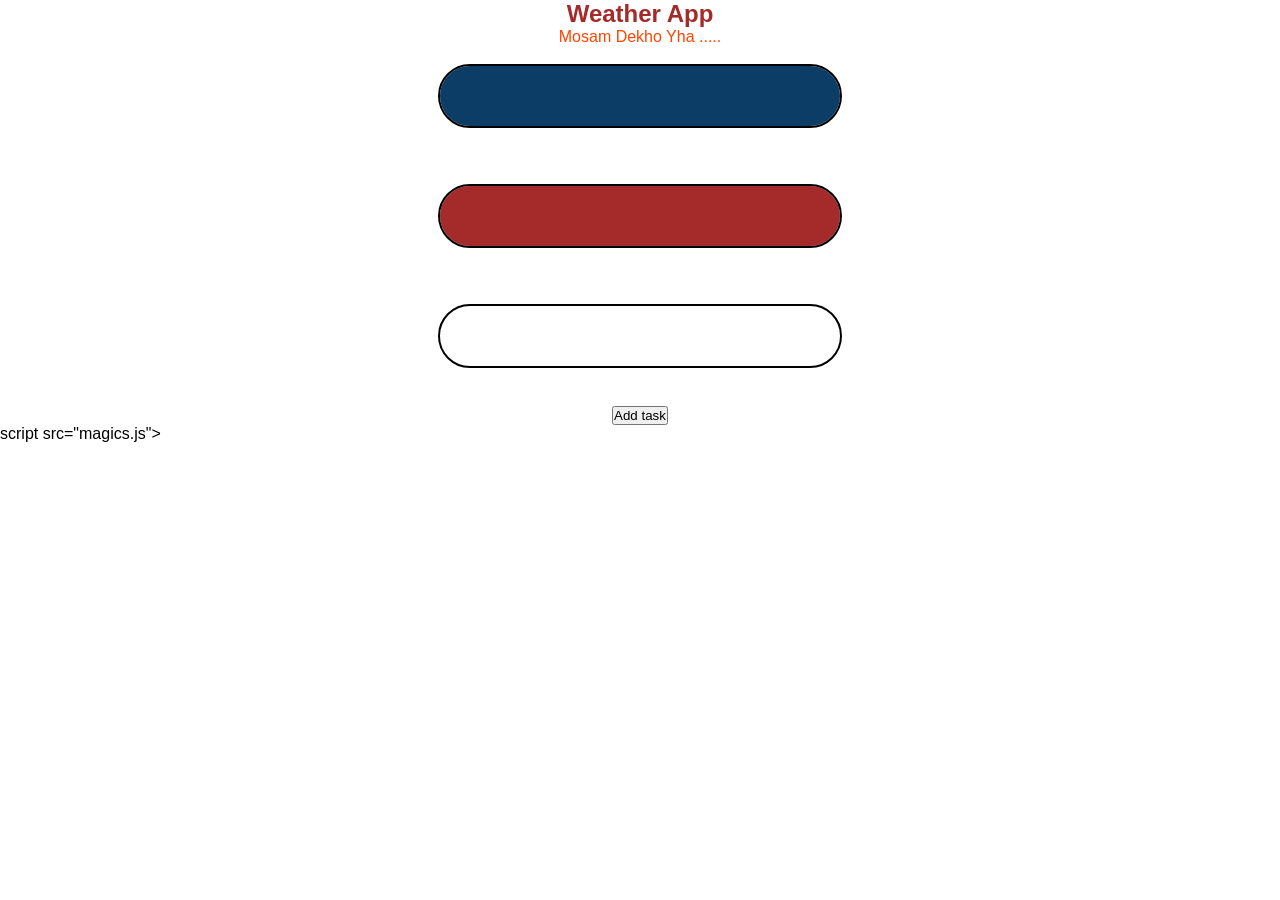
<file: JavaScript/index.html>
<!DOCTYPE html>
<html lang="en">

<head>
    <meta charset="UTF-8">
    <meta name="viewport" content="width=device-width, initial-scale=1.0">
    <title>Document</title>
    <link rel="stylesheet" href="style.css">
</head>

<body>
    <header>
        <h2>Weather App</h2>
        <p>Mosam Dekho Yha .....</p>


    </header>

    <main>

        <span id="city" class="weather-info"> </span>
        <span id="temp" class="weather-info"></span>
        <span id="time" class="weather-info"></span>

        <!-- add or remove Items Here -->

        <section id="claasList">
            <ul id="items"></ul>

            <button id="opnpop">Add task</button>
            

            <div id="popup" style="display: none;">
                <input id="item" type="text" aria-label="add kao">
                <button id="addBtn">Add Task</button>
            </div>
        </section>
    </main>
    <!-- <script src="first.js"></script> -->
    <!-- <script src="script.js"></script> -->
     script src="magics.js"></script>
</body>

</html>
</file>
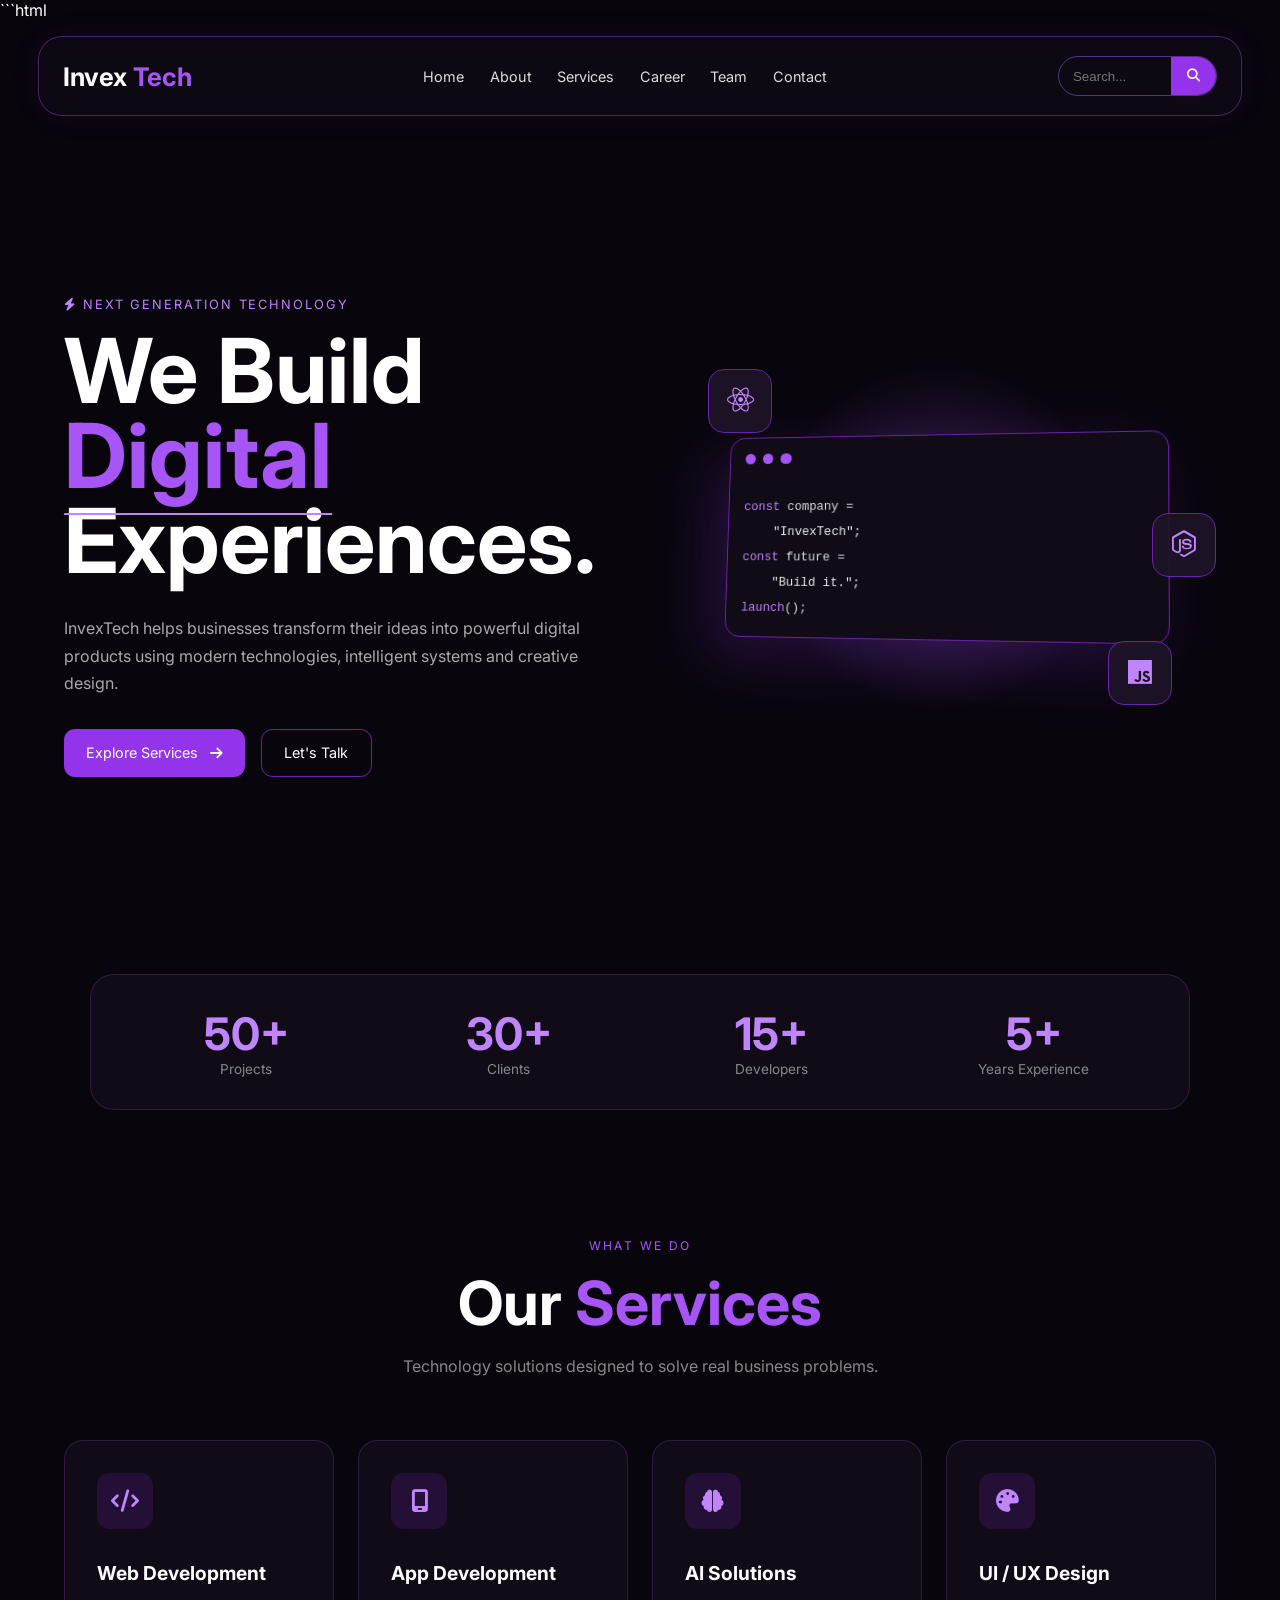
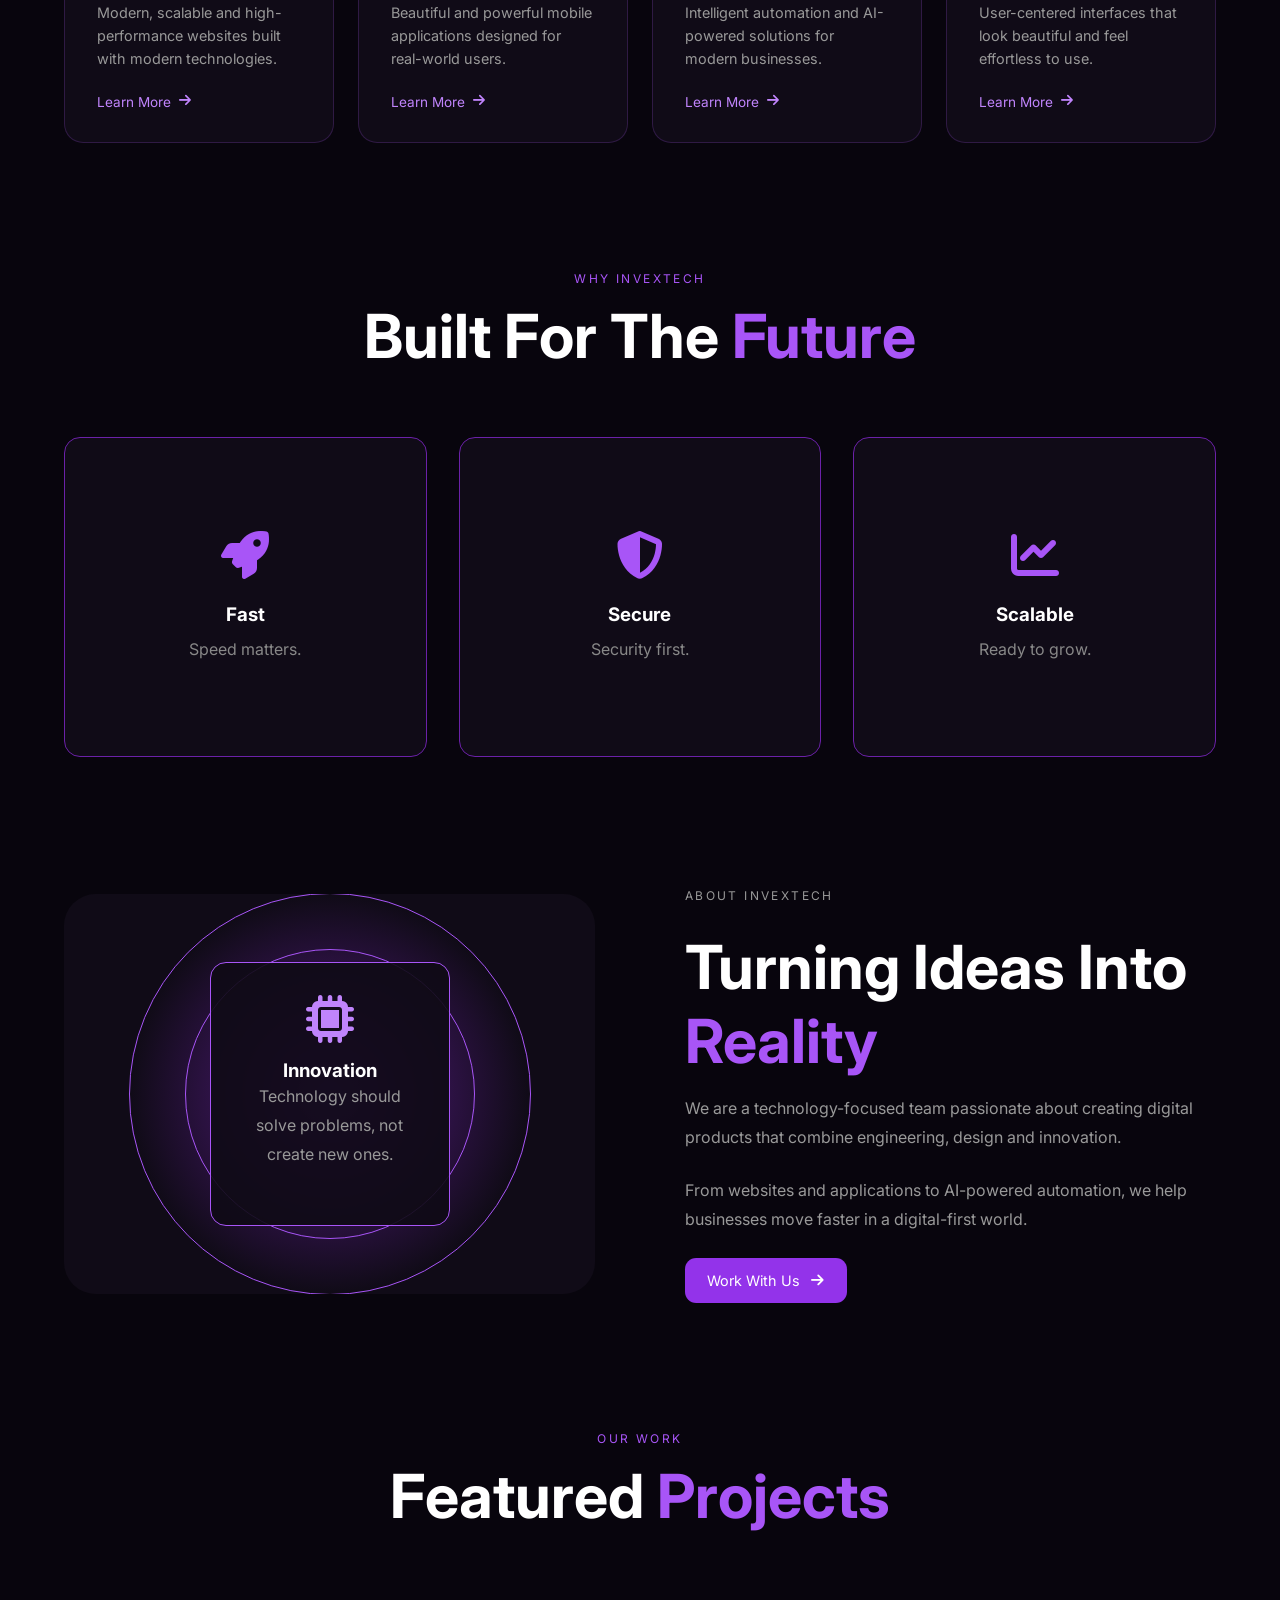
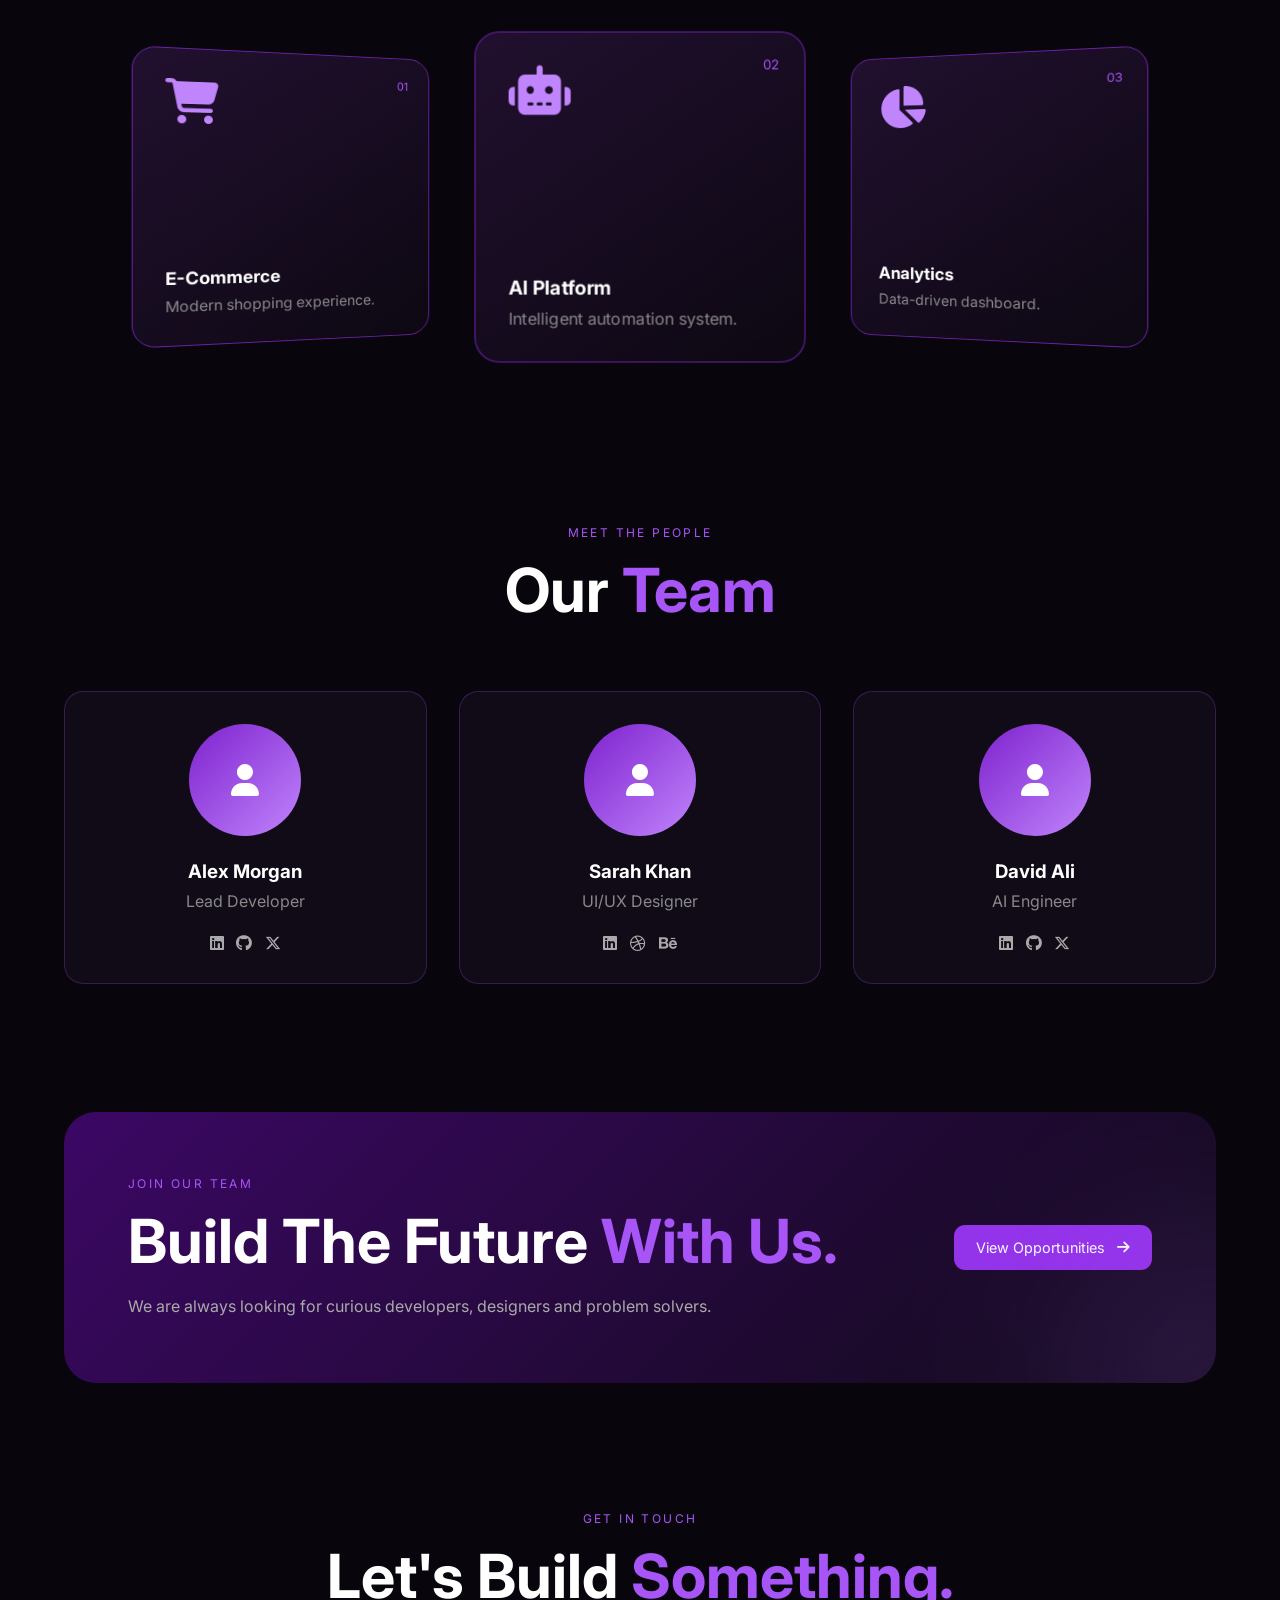
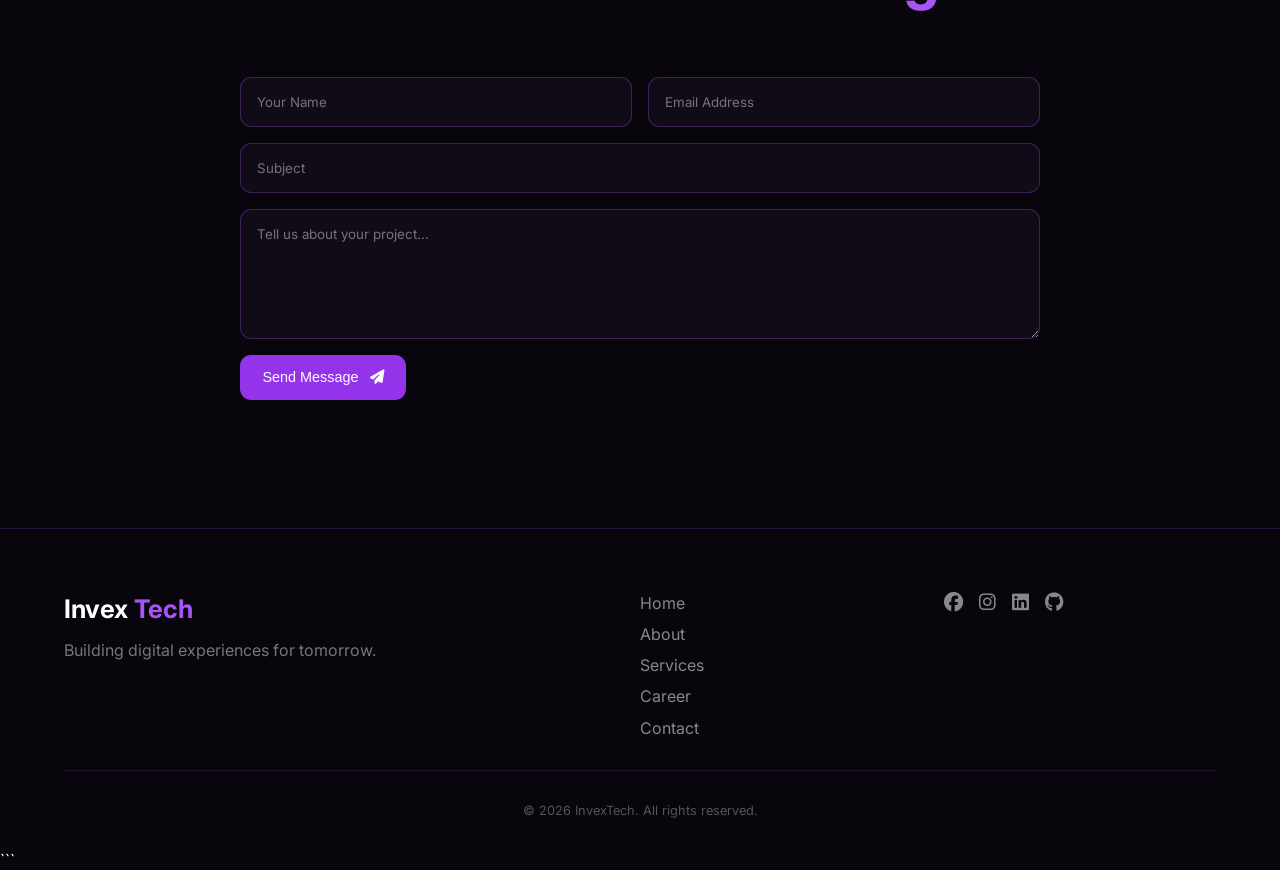
<file: Week-1/Additional Practice/index.html>
```html
<!DOCTYPE html>
<html lang="en">

<head>
    <meta charset="UTF-8">
    <meta name="viewport" content="width=device-width, initial-scale=1.0">

    <title>InvexTech | Digital Solutions</title>

    <!-- Font Awesome Icons -->
    <link rel="stylesheet"
        href="https://cdnjs.cloudflare.com/ajax/libs/font-awesome/6.7.2/css/all.min.css">

    <!-- Google Font -->
    <link rel="preconnect" href="https://fonts.googleapis.com">
    <link rel="preconnect" href="https://fonts.gstatic.com" crossorigin>

    <link
        href="https://fonts.googleapis.com/css2?family=Inter:wght@400;500;600;700;800&display=swap"
        rel="stylesheet">

    <link rel="stylesheet" href="style.css">
</head>

<body>

    <!-- ================= HEADER ================= -->

    <header>

        <div class="logo">
            <h2>
                Invex <span>Tech</span>
            </h2>
        </div>

        <nav>
            <a href="#home">Home</a>
            <a href="#about">About</a>
            <a href="#services">Services</a>
            <a href="#career">Career</a>
            <a href="#team">Team</a>
            <a href="#contact">Contact</a>
        </nav>

        <div class="search-box">

            <input
                type="text"
                placeholder="Search..."
            >

            <button>
                <i class="fa-solid fa-magnifying-glass"></i>
            </button>

        </div>

        <button class="menu-btn">
            <i class="fa-solid fa-bars"></i>
        </button>

    </header>


    <!-- ================= MAIN ================= -->

    <main>

        <!-- ================= HERO ================= -->

        <section class="hero" id="home">

            <div class="hero-content">

                <p class="hero-tag">
                    <i class="fa-solid fa-bolt"></i>
                    NEXT GENERATION TECHNOLOGY
                </p>

                <h1>
                    We Build
                    <span>Digital</span>
                    Experiences.
                </h1>

                <p class="hero-description">
                    InvexTech helps businesses transform their ideas
                    into powerful digital products using modern
                    technologies, intelligent systems and creative design.
                </p>

                <div class="hero-buttons">

                    <a href="#services" class="primary-btn">
                        Explore Services
                        <i class="fa-solid fa-arrow-right"></i>
                    </a>

                    <a href="#contact" class="secondary-btn">
                        Let's Talk
                    </a>

                </div>

            </div>


            <!-- Hero 3D Visual -->

            <div class="hero-visual">

                <div class="glow-circle"></div>

                <div class="code-card">

                    <div class="code-top">

                        <span></span>
                        <span></span>
                        <span></span>

                    </div>

                    <div class="code-content">

                        <p>
                            <span class="purple">const</span>
                            company =
                        </p>

                        <p class="indent">
                            "InvexTech";
                        </p>

                        <p>
                            <span class="purple">const</span>
                            future =
                        </p>

                        <p class="indent">
                            "Build it.";
                        </p>

                        <p>
                            <span class="purple">launch</span>();
                        </p>

                    </div>

                </div>


                <div class="floating-icon icon-one">
                    <i class="fa-brands fa-react"></i>
                </div>

                <div class="floating-icon icon-two">
                    <i class="fa-brands fa-js"></i>
                </div>

                <div class="floating-icon icon-three">
                    <i class="fa-brands fa-node-js"></i>
                </div>

            </div>

        </section>


        <!-- ================= STATS ================= -->

        <section class="stats">

            <div>
                <strong>50+</strong>
                <span>Projects</span>
            </div>

            <div>
                <strong>30+</strong>
                <span>Clients</span>
            </div>

            <div>
                <strong>15+</strong>
                <span>Developers</span>
            </div>

            <div>
                <strong>5+</strong>
                <span>Years Experience</span>
            </div>

        </section>


        <!-- ================= SERVICES ================= -->

        <section class="services section" id="services">

            <div class="section-heading">

                <p>WHAT WE DO</p>

                <h2>
                    Our <span>Services</span>
                </h2>

                <p>
                    Technology solutions designed to solve real business problems.
                </p>

            </div>


            <div class="service-grid">

                <!-- Card 1 -->

                <article class="service-card">

                    <div class="service-icon">
                        <i class="fa-solid fa-code"></i>
                    </div>

                    <h3>Web Development</h3>

                    <p>
                        Modern, scalable and high-performance websites
                        built with modern technologies.
                    </p>

                    <a href="#">
                        Learn More
                        <i class="fa-solid fa-arrow-right"></i>
                    </a>

                </article>


                <!-- Card 2 -->

                <article class="service-card">

                    <div class="service-icon">
                        <i class="fa-solid fa-mobile-screen"></i>
                    </div>

                    <h3>App Development</h3>

                    <p>
                        Beautiful and powerful mobile applications
                        designed for real-world users.
                    </p>

                    <a href="#">
                        Learn More
                        <i class="fa-solid fa-arrow-right"></i>
                    </a>

                </article>


                <!-- Card 3 -->

                <article class="service-card">

                    <div class="service-icon">
                        <i class="fa-solid fa-brain"></i>
                    </div>

                    <h3>AI Solutions</h3>

                    <p>
                        Intelligent automation and AI-powered solutions
                        for modern businesses.
                    </p>

                    <a href="#">
                        Learn More
                        <i class="fa-solid fa-arrow-right"></i>
                    </a>

                </article>


                <!-- Card 4 -->

                <article class="service-card">

                    <div class="service-icon">
                        <i class="fa-solid fa-palette"></i>
                    </div>

                    <h3>UI / UX Design</h3>

                    <p>
                        User-centered interfaces that look beautiful
                        and feel effortless to use.
                    </p>

                    <a href="#">
                        Learn More
                        <i class="fa-solid fa-arrow-right"></i>
                    </a>

                </article>

            </div>

        </section>


        <!-- ================= FLIP CARDS ================= -->

        <section class="solutions section">

            <div class="section-heading">

                <p>WHY INVEXTECH</p>

                <h2>
                    Built For The
                    <span>Future</span>
                </h2>

            </div>


            <div class="flip-grid">

                <!-- Flip Card 1 -->

                <div class="flip-card">

                    <div class="flip-inner">

                        <div class="flip-front">

                            <i class="fa-solid fa-rocket"></i>

                            <h3>Fast</h3>

                            <p>Speed matters.</p>

                        </div>

                        <div class="flip-back">

                            <h3>Performance</h3>

                            <p>
                                Optimized applications designed
                                for speed and scalability.
                            </p>

                        </div>

                    </div>

                </div>


                <!-- Flip Card 2 -->

                <div class="flip-card">

                    <div class="flip-inner">

                        <div class="flip-front">

                            <i class="fa-solid fa-shield-halved"></i>

                            <h3>Secure</h3>

                            <p>Security first.</p>

                        </div>

                        <div class="flip-back">

                            <h3>Security</h3>

                            <p>
                                Strong architecture and modern
                                security practices.
                            </p>

                        </div>

                    </div>

                </div>


                <!-- Flip Card 3 -->

                <div class="flip-card">

                    <div class="flip-inner">

                        <div class="flip-front">

                            <i class="fa-solid fa-chart-line"></i>

                            <h3>Scalable</h3>

                            <p>Ready to grow.</p>

                        </div>

                        <div class="flip-back">

                            <h3>Growth</h3>

                            <p>
                                Systems designed to evolve with
                                your business.
                            </p>

                        </div>

                    </div>

                </div>

            </div>

        </section>


        <!-- ================= ABOUT ================= -->

        <section class="about section" id="about">

            <div class="about-image">

                <div class="about-box">

                    <i class="fa-solid fa-microchip"></i>

                    <h3>Innovation</h3>

                    <p>
                        Technology should solve problems,
                        not create new ones.
                    </p>

                </div>

            </div>


            <div class="about-content">

                <p class="small-title">
                    ABOUT INVEXTECH
                </p>

                <h2>
                    Turning Ideas Into
                    <span>Reality</span>
                </h2>

                <p>
                    We are a technology-focused team passionate about
                    creating digital products that combine engineering,
                    design and innovation.
                </p>

                <p>
                    From websites and applications to AI-powered
                    automation, we help businesses move faster
                    in a digital-first world.
                </p>

                <a href="#contact" class="primary-btn">
                    Work With Us
                    <i class="fa-solid fa-arrow-right"></i>
                </a>

            </div>

        </section>


        <!-- ================= 3D PROJECT CAROUSEL ================= -->

        <section class="projects section">

            <div class="section-heading">

                <p>OUR WORK</p>

                <h2>
                    Featured
                    <span>Projects</span>
                </h2>

            </div>


            <div class="carousel">

                <article class="project-card project-one">

                    <div class="project-icon">
                        <i class="fa-solid fa-cart-shopping"></i>
                    </div>

                    <h3>E-Commerce</h3>

                    <p>
                        Modern shopping experience.
                    </p>

                    <span>01</span>

                </article>


                <article class="project-card project-two">

                    <div class="project-icon">
                        <i class="fa-solid fa-robot"></i>
                    </div>

                    <h3>AI Platform</h3>

                    <p>
                        Intelligent automation system.
                    </p>

                    <span>02</span>

                </article>


                <article class="project-card project-three">

                    <div class="project-icon">
                        <i class="fa-solid fa-chart-pie"></i>
                    </div>

                    <h3>Analytics</h3>

                    <p>
                        Data-driven dashboard.
                    </p>

                    <span>03</span>

                </article>

            </div>

        </section>


        <!-- ================= TEAM ================= -->

        <section class="team section" id="team">

            <div class="section-heading">

                <p>MEET THE PEOPLE</p>

                <h2>
                    Our <span>Team</span>
                </h2>

            </div>


            <div class="team-grid">

                <article class="team-card">

                    <div class="team-avatar">
                        <i class="fa-solid fa-user"></i>
                    </div>

                    <h3>Alex Morgan</h3>

                    <p>Lead Developer</p>

                    <div class="socials">

                        <a href="#">
                            <i class="fa-brands fa-linkedin"></i>
                        </a>

                        <a href="#">
                            <i class="fa-brands fa-github"></i>
                        </a>

                        <a href="#">
                            <i class="fa-brands fa-x-twitter"></i>
                        </a>

                    </div>

                </article>


                <article class="team-card">

                    <div class="team-avatar">
                        <i class="fa-solid fa-user"></i>
                    </div>

                    <h3>Sarah Khan</h3>

                    <p>UI/UX Designer</p>

                    <div class="socials">

                        <a href="#">
                            <i class="fa-brands fa-linkedin"></i>
                        </a>

                        <a href="#">
                            <i class="fa-brands fa-dribbble"></i>
                        </a>

                        <a href="#">
                            <i class="fa-brands fa-behance"></i>
                        </a>

                    </div>

                </article>


                <article class="team-card">

                    <div class="team-avatar">
                        <i class="fa-solid fa-user"></i>
                    </div>

                    <h3>David Ali</h3>

                    <p>AI Engineer</p>

                    <div class="socials">

                        <a href="#">
                            <i class="fa-brands fa-linkedin"></i>
                        </a>

                        <a href="#">
                            <i class="fa-brands fa-github"></i>
                        </a>

                        <a href="#">
                            <i class="fa-brands fa-x-twitter"></i>
                        </a>

                    </div>

                </article>

            </div>

        </section>


        <!-- ================= CAREER ================= -->

        <section class="career section" id="career">

            <div>

                <p class="small-title">
                    JOIN OUR TEAM
                </p>

                <h2>
                    Build The Future
                    <span>With Us.</span>
                </h2>

                <p>
                    We are always looking for curious developers,
                    designers and problem solvers.
                </p>

            </div>

            <a href="#contact" class="primary-btn">

                View Opportunities

                <i class="fa-solid fa-arrow-right"></i>

            </a>

        </section>


        <!-- ================= CONTACT ================= -->

        <section class="contact section" id="contact">

            <div class="section-heading">

                <p>GET IN TOUCH</p>

                <h2>
                    Let's Build
                    <span>Something.</span>
                </h2>

            </div>


            <form>

                <div class="input-group">

                    <input
                        type="text"
                        placeholder="Your Name"
                    >

                    <input
                        type="email"
                        placeholder="Email Address"
                    >

                </div>

                <input
                    type="text"
                    placeholder="Subject"
                >

                <textarea
                    rows="6"
                    placeholder="Tell us about your project..."
                ></textarea>

                <button
                    class="primary-btn"
                    type="submit"
                >

                    Send Message

                    <i class="fa-solid fa-paper-plane"></i>

                </button>

            </form>

        </section>

    </main>


    <!-- ================= FOOTER ================= -->

    <footer>

        <div class="footer-logo">

            <h2>
                Invex <span>Tech</span>
            </h2>

            <p>
                Building digital experiences for tomorrow.
            </p>

        </div>


        <div class="footer-links">

            <a href="#home">Home</a>
            <a href="#about">About</a>
            <a href="#services">Services</a>
            <a href="#career">Career</a>
            <a href="#contact">Contact</a>

        </div>


        <div class="footer-socials">

            <a href="#">
                <i class="fa-brands fa-facebook"></i>
            </a>

            <a href="#">
                <i class="fa-brands fa-instagram"></i>
            </a>

            <a href="#">
                <i class="fa-brands fa-linkedin"></i>
            </a>

            <a href="#">
                <i class="fa-brands fa-github"></i>
            </a>

        </div>


        <p class="copyright">
            © 2026 InvexTech. All rights reserved.
        </p>

    </footer>


    <script src="script.js"></script>

</body>

</html>
```
</file>
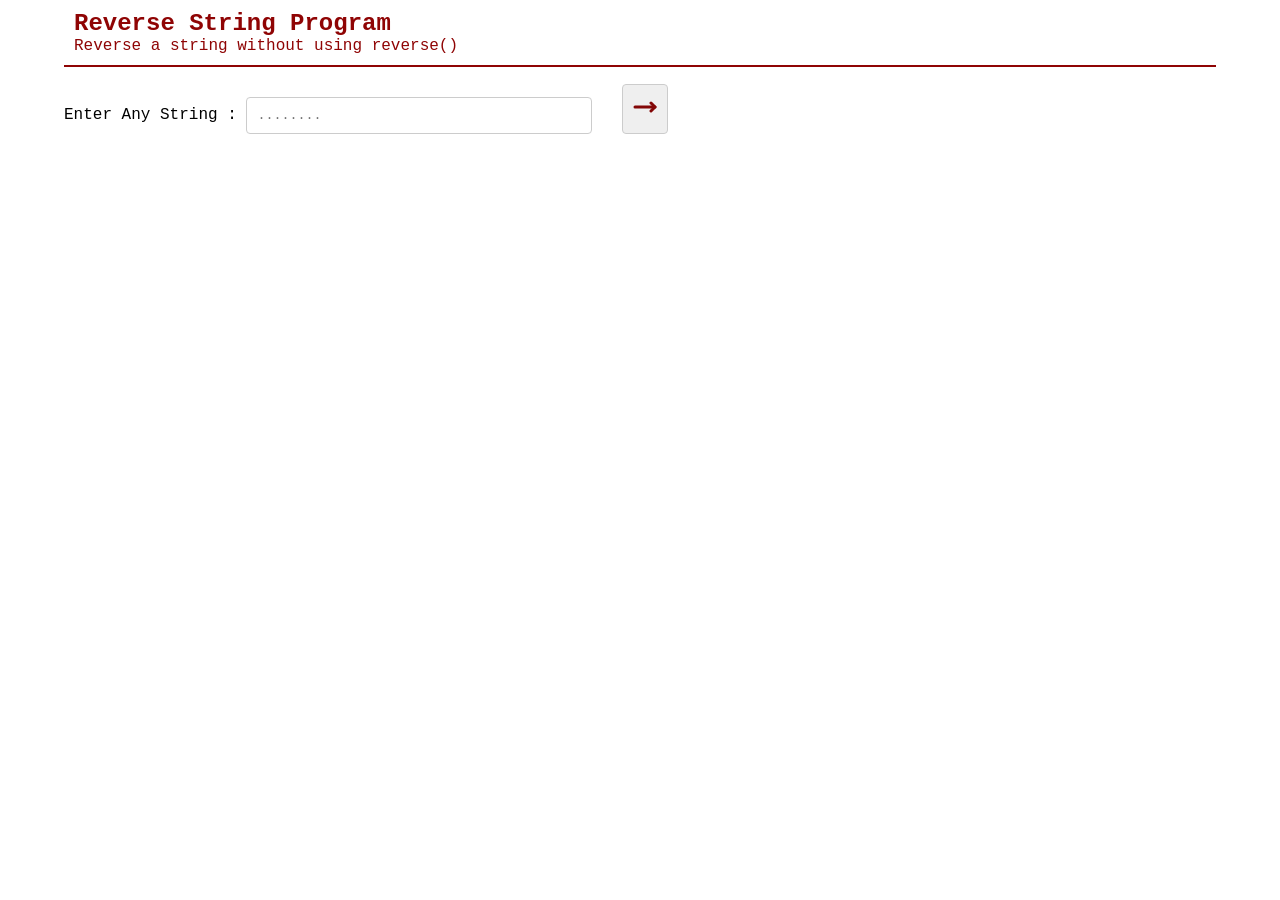
<file: Week-1/Daily Challenges/challenge 1/index.html>
<!DOCTYPE html>
<html lang="en">

<head>
    <meta charset="UTF-8">
    <meta name="viewport" content="width=device-width, initial-scale=1.0">
    <title>Reverse String Program</title>
    <style>
        * {
            margin: 0;
            padding: 0;
            box-sizing: border-box;
            font-family: 'Courier New', Courier, monospace;
        }

        header,
        main,
        footer {
            width: 90%;
            margin: auto;
        }

        header {
            color: #8f0404;
            border-bottom: 2px solid;
            padding: 10px;
        }

        #input {
            margin-top: 30px;
            padding: 10px;
            border-radius: 4px;
            border: 1px solid #ccc;
            width: 30%;
        }

        #submit {
            margin-left: 20px;
            padding: 10px;
            border-radius: 4px;
            border: 1px solid #ccc;
            cursor: pointer;
        }

        #ReverseStr {
            margin-top: 20px;
        }

        #revStr {
            font-size: 24px;
            font-weight: bold;
            color: #8f0404;
        }
    </style>
</head>

<body>
    <header>
        <h2>Reverse String Program</h2>
        <pre>Reverse a string without using reverse()
</pre>
    </header>
    <main>
        <section id="inputSection">
            Enter Any String :
            <input id="input" type="text" placeholder="........" required>
            <button aria-label="Reverse the given string" id="submit" type="submit">
                <img src="[data-uri]"
                    alt="">
            </button>
        </section>

        <section id="ReverseStr">
            <p id="revStr"></p>
        </section>
    </main>

    <script>
        document.getElementById("submit").addEventListener("click", (e) => {
            e.preventDefault();
            let str = document.getElementById("input").value;
            let reverseStr = "";
            for (i = str.length - 1; i >= 0; i--) {
                reverseStr += str[i];
            }
            document.getElementById("revStr").innerText = `Reverse String : ${reverseStr}`;
        });
    </script>
</body>

</html>
</file>
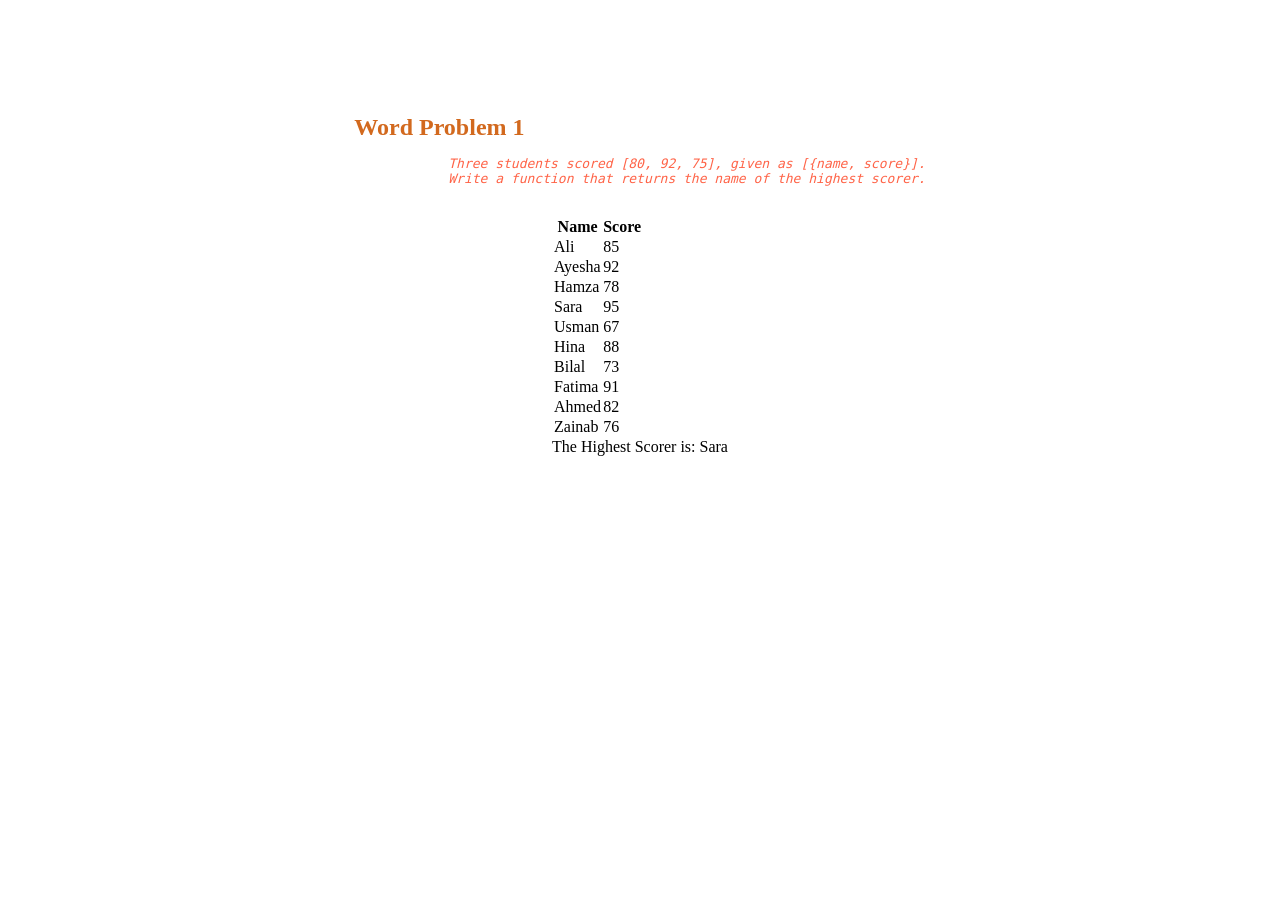
<file: Week-1/Word Problems/problem 1/index.html>
<!-- Three students scored [80, 92, 75], given as [{name, score}].
     Write a function that returns the name of the highest scorer. -->

<!DOCTYPE html>
<html lang="en">

<head>
    <meta charset="UTF-8">
    <meta name="viewport" content="width=device-width, initial-scale=1.0">
    <title>Word Problem 1</title>

    <style>
        * {
            margin: 0;
            padding: 0;
            box-sizing: border-box;
        }

        body {
            height: 100%;
            width: 100%;
            display: flex;
            flex-direction: column;
            align-items: center;
            justify-content: center;
        }

        h2 {
            margin-top: 20%;
            color: chocolate;
        }

        pre {
            color: tomato;
        }
    </style>
</head>

<body>

    <header>
        <h2>Word Problem 1</h2>

        <pre>
            <i>
            Three students scored [80, 92, 75], given as [{name, score}].
            Write a function that returns the name of the highest scorer.
            </i>
        </pre>
    </header>

    <main>

        <section id="data">

            <table>

                <thead>
                    <tr>
                        <th>Name</th>
                        <th>Score</th>
                    </tr>
                </thead>

                <tbody id="table-body">
                </tbody>

            </table>

        </section>

        <section id="res">
            <span id="result"></span>
        </section>

    </main>


    <!-- Here Object is under Practice -->
    <!-- I'll try to use [Destructuring] to handle this Problem -->

    <script>

        // DOM Gameplay Now

        function maxScorerNameFinder(scores) {
            let maxScore = scores[0].score;
            let scorerName = scores[0].name;

            for (let i = 1; i < scores.length; i++) {

                if (scores[i].score > maxScore) {

                    maxScore = scores[i].score;

                    scorerName = scores[i].name;

                }

            }
            let result = document.getElementById("result");
            result.innerText = `The Highest Scorer is: ${scorerName}`;
            console.log(`Name: ${result.innerText}`);
        }
        // Learning fetch API


        // fetch API syntax
        // fetch(file)
        //     .then(function (response) {
        //         return response.text();
        //     })
        //     .then(function (data) {
        //         myDisplayer(data);
        //     });

        fetch("data.json")
            .then(function (response) {
                return response.json();
            })
            .then(function (data) {

                console.log(data);

                let table = document.getElementById("table-body");

                // data.students is the array
                data.students.forEach(element => {

                    let tr = document.createElement("tr");

                    let td1 = document.createElement("td");
                    let td2 = document.createElement("td");

                    td1.innerText = element.name;
                    td2.innerText = element.score;

                    // WRONG:
                    // table.appendChild("tr");
                    //
                    // "tr" in quotes is just a string.
                    // appendChild() needs the actual DOM element.
                    //
                    // CORRECT:
                    tr.appendChild(td1);
                    tr.appendChild(td2);

                    table.appendChild(tr);
                });
                maxScorerNameFinder(data.students);
            })
            .catch(function (error) {
                console.error("Error loading data:", error);
            });






    </script>

</body>

</html>
</file>
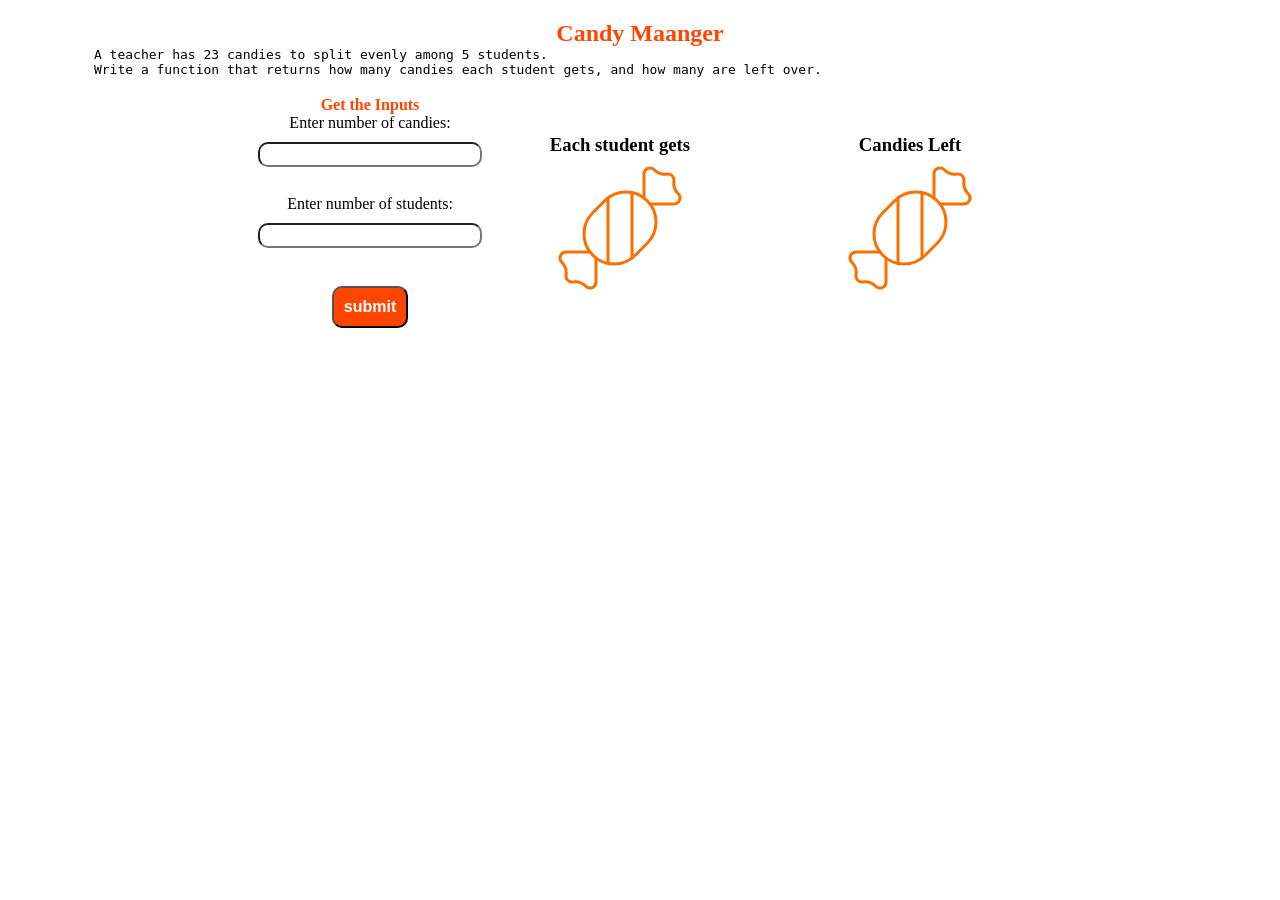
<file: Week-1/Word Problems/problem 2/index.html>
<!DOCTYPE html>
<html lang="en">

<head>
    <meta charset="UTF-8">
    <meta name="viewport" content="width=device-width, initial-scale=1.0">
    <title>Candy Maanger</title>
    <link rel="icon"
        href="[data-uri]"
        type="image/x-icon">
    <style>
        * {
            margin: 0;
            padding: 0;
            box-sizing: border-box;
        }

        h2 {
            color: orangered;
            font-weight: bold;
            text-align: center;
            margin-top: 20px;
        }

        p {
            color: rgb(180, 10, 43);
            text-align: center;
            margin-top: 20px;
        }

        main {
            display: flex;
            justify-content: center;
            align-items: center;
        }

        section {
            display: flex;
            flex-direction: column;
            justify-content: center;
            align-items: center;
            height: 250px;
            width: 250px;
        }

        #left {
            margin-right: 20px;
        }

        #right {
            margin-left: 20px;
        }

        legend {
            color: orangered;
            font-size: 16px;
            font-weight: bold;

        }

        input {
            outline: 2px orangered;
            margin: 10px;
            height: 25px;
            border-radius: 10px;
            padding: 5px;
            color: orangered;
            font-size: 16px;
            font-weight: bold;
        }

        button {
            padding: 10px;
            margin: 10px;
            border-radius: 10px;
            background-color: orangered;
            color: white;
            font-size: 16px;
            font-weight: bold;
        }
    </style>
</head>

<body>
    <header>
        <h2>Candy Maanger</h2>
        <pre>
            A teacher has 23 candies to split evenly among 5 students.
            Write a function that returns how many candies each student gets, and how many are left over.
        </pre>
    </header>

    <main>
        <section class="input">
            <legend>Get the Inputs</legend>
            Enter number of candies: <br>
            <input type="number" id="inputcandy"><br>
            Enter number of students: <br>
            <input type="number" id="inputstudent"><br>
            <button id="btn">submit</button>

        </section>
        <section id="left">
            <h3>Each student gets</h3>
            <img src="[data-uri]"
                alt="candy">
            <span id="candy-distributed"></span>
        </section>

        <section id="right">
            <h3>Candies Left</h3>
            <img src="[data-uri]"
                alt="candy">
            <span id="candy-left"></span>
        </section>
    </main>
    <script>


        document.getElementById("btn").addEventListener("click", function candyManager() {
            let candy = document.getElementById("inputcandy").value;
            let student = document.getElementById("inputstudent").value;
            let candyLeft = candy % student;
            let candyDistributed = candy - candyLeft;
            let eachStudentCandyCount = candyDistributed / student;
            document.getElementById("candy-distributed").textContent = eachStudentCandyCount;
            document.getElementById("candy-left").textContent = candyLeft;
        });

    </script>
</body>

</html>
</file>
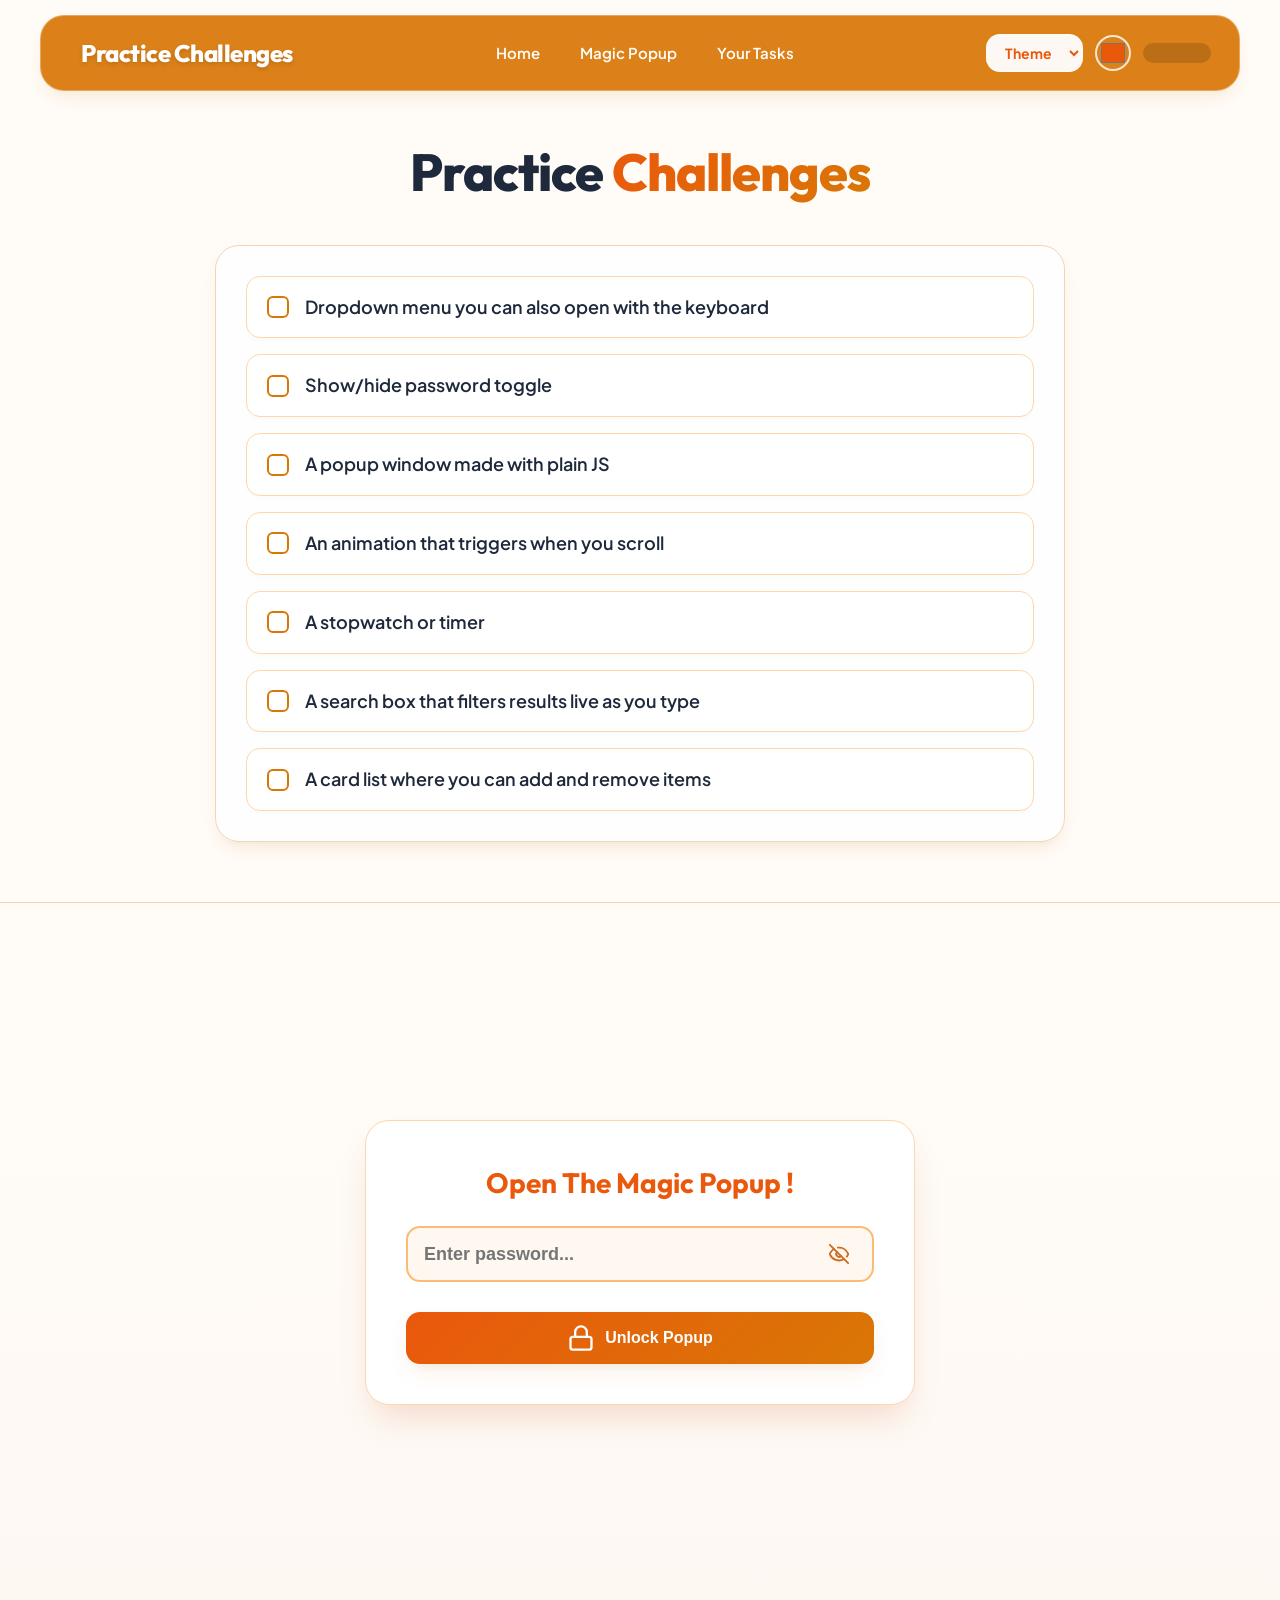
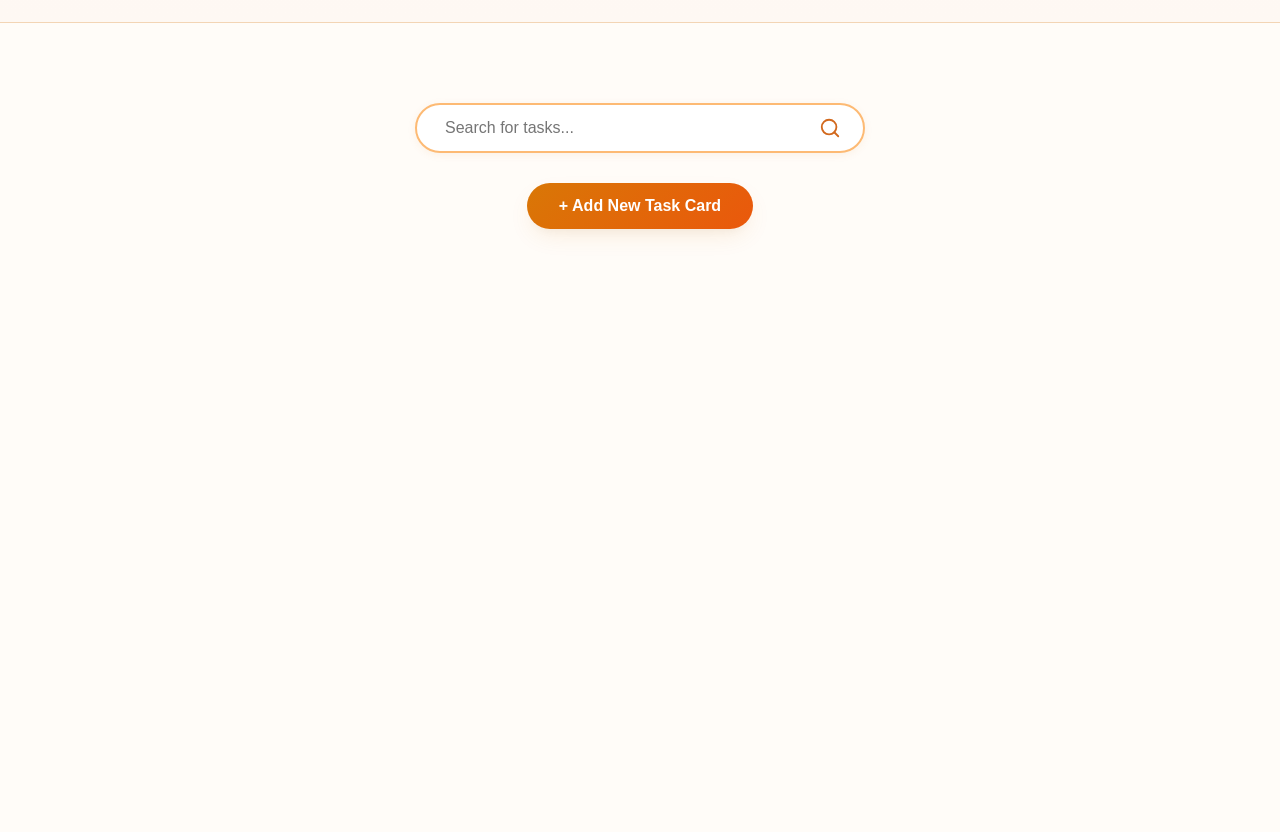
<file: Week-2/Practice Challenges/allInOne/index.html>
<!-- 1-add tittle
     2-add favIcon
     3-toogle password -->

<!DOCTYPE html>
<html lang="en">

<head>
    <meta charset="UTF-8">
    <meta name="viewport" content="width=device-width, initial-scale=1.0">
    <title>Practice Challenges</title>
    <link rel="preconnect" href="https://fonts.googleapis.com">
    <link rel="preconnect" href="https://fonts.gstatic.com" crossorigin>
    <link href="https://fonts.googleapis.com/css2?family=Outfit:wght@300;400;500;600;700;800&family=Plus+Jakarta+Sans:wght@400;500;600;700&display=swap" rel="stylesheet">
    <link rel="stylesheet" href="style.css">
    <link rel="shortcut icon"
        href="[data-uri]"
        type="image/x-icon">
</head>

<body>

    <!-- =================================NavBar============================================ -->

    <nav id="navbar">
        <h2 id="navHeading">Practice Challenges</h2>

        <ul id="navList">
            <li class="nav-link"><a href="#">Home</a></li>
            <li class="nav-link"><a href="#passwordToogle">Magic Popup</a></li>
            <li class="nav-link"><a href="#cardsection">Your Tasks</a></li>
        </ul>

        <div id="themeSelector">
            <select id="themeSelect">
                <option value="#">Theme</option>
                <option value="light">Light</option>
                <option value="dark">Dark</option>
            </select>

            <input id="favColor" type="color" value="#ea580c">

            <span id="lights">
                <span id="bulb" class="bulb"></span>
                <span class="bulb"></span>
                <span class="bulb"></span>
            </span>
        </div>
    </nav>

    <!-- =================================Header============================================ -->

    <header>
        <h2>Practice <span id="headerContent">Challenges</span></h2>
    </header>

    <!-- =================================Main============================================ -->

    <main>
        <div class="main-item">
            <input type="checkbox">
            <h3>Dropdown menu you can also open with the keyboard</h3>
        </div>

        <div class="main-item">
            <input type="checkbox">
            <h3>Show/hide password toggle</h3>
        </div>

        <div class="main-item">
            <input type="checkbox">
            <h3>A popup window made with plain JS</h3>
        </div>

        <div class="main-item">
            <input type="checkbox">
            <h3>An animation that triggers when you scroll</h3>
        </div>

        <div class="main-item">
            <input type="checkbox">
            <h3>A stopwatch or timer</h3>
        </div>

        <div class="main-item">
            <input type="checkbox">
            <h3>A search box that filters results live as you type</h3>
        </div>

        <div class="main-item">
            <input type="checkbox">
            <h3>A card list where you can add and remove items</h3>
        </div>
    </main>

    <!-- ====================== password Toggle Code=============================== -->

    <section id="passwordToogle">
        <div id="pswdContainer">
            <label id="pswdLabel" for="pswd">Open The Magic Popup !</label>

            <div id="pswdInput">
                <!-- A few HTML Validation Applied -->
                <input type="password" name="pswd" id="pswd" required minlength="8" maxlength="12" placeholder="Enter password...">
                <button id="tooglePswd" type="button">
                    <img id="toogleIcon"
                        src="[data-uri]"
                        alt="toggleBtn">
                </button>
            </div>
            <button id="pswdBtn" type="button">
                <img src="[data-uri]"
                    alt="Submit Button">
                <span>Unlock Popup</span>
            </button>
        </div>
    </section>

    <!-- ======================card List add or remove cards manually==================== -->

    <section id="cardsection">

        <!-- search box that gives results live as you type -->
        <div id="searchBox">
            <input id="search" type="text" placeholder="Search for tasks..." aria-label="Search for tasks">
            <button id="searchBtn" type="button">
                <img id="searchIcon"
                    src="[data-uri]"
                    alt="searchButton">
            </button>
        </div>

        <button id="addCard" type="button">+ Add New Task Card</button>

        <div id="cardInputPopup" style="display: none;">
            <form>
                <fieldset id="feildsetCardInput">
                    <legend>Add Your Tasks</legend>

                    <label for="itemPic">Image URL : </label>
                    <input id="itemPic" type="text" placeholder="https://example.com/image.jpg">

                    <label for="itemId">Task Id: </label>
                    <input id="itemId" type="text" readonly>

                    <label for="itemName">Task Name : </label>
                    <input id="itemName" type="text" placeholder="Task title">

                    <label for="itemDesc">Task Description : </label>
                    <input id="itemDesc" type="text" placeholder="Task description details">

                    <button id="finalAddCard" type="submit">Add Task</button>
                </fieldset>
            </form>
        </div>

        <!-- cards will be there -->
        <div id="cards">
        </div>

    </section>

    <script src="script.js"></script>

</body>

</html>
</file>
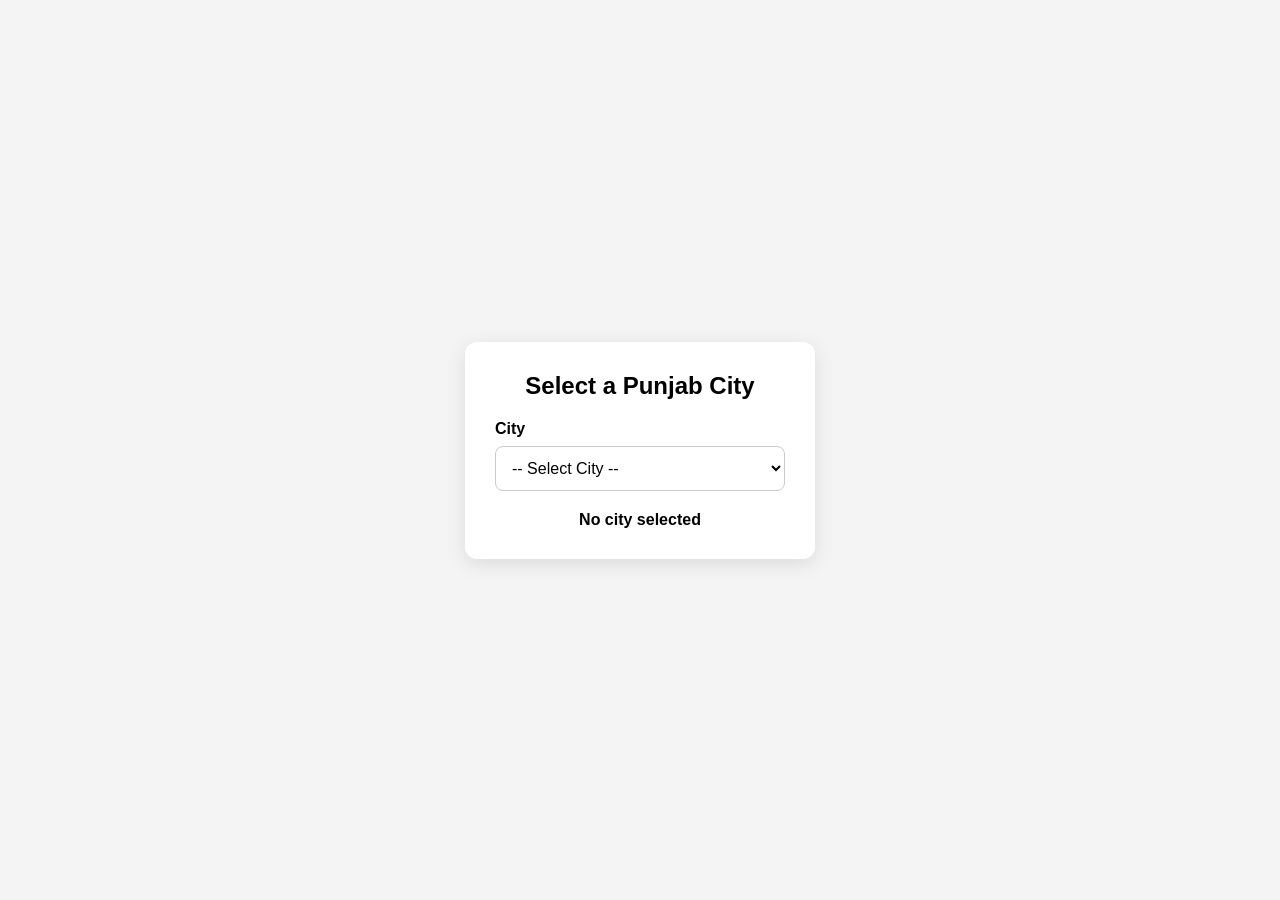
<file: Week-2/Practice Challenges/PC#1/index.html>
<!DOCTYPE html>
<html lang="en">

<head>
    <meta charset="UTF-8">
    <meta name="viewport" content="width=device-width, initial-scale=1.0">

    <title>Punjab Cities Dropdown</title>

    <style>
        /* ===== CSS ===== */

        * {
            box-sizing: border-box;
            margin: 0;
            padding: 0;
        }

        body {
            font-family: Arial, sans-serif;
            background: #f4f4f4;
            min-height: 100vh;

            display: flex;
            justify-content: center;
            align-items: center;
        }

        .container {
            background: white;
            width: 350px;
            padding: 30px;
            border-radius: 12px;
            box-shadow: 0 5px 20px rgba(0, 0, 0, 0.1);
        }

        h2 {
            margin-bottom: 20px;
            text-align: center;
        }

        label {
            display: block;
            margin-bottom: 8px;
            font-weight: bold;
        }

        select {
            width: 100%;
            padding: 12px;
            border: 1px solid #ccc;
            border-radius: 8px;
            font-size: 16px;
            cursor: pointer;
            background: white;
        }

        select:focus {
            outline: none;
            border-color: #007bff;
        }

        #result {
            margin-top: 20px;
            text-align: center;
            font-size: 16px;
            font-weight: bold;
        }
    </style>
</head>

<body>

    <div class="container">

        <h2>Select a Punjab City</h2>

        <label for="city">City</label>

        <select id="city">
            <option value="">-- Select City --</option>

            <option value="Lahore">Lahore</option>
            <option value="Faisalabad">Faisalabad</option>
            <option value="Rawalpindi">Rawalpindi</option>
            <option value="Multan">Multan</option>
            <option value="Gujranwala">Gujranwala</option>
            <option value="Sialkot">Sialkot</option>
            <option value="Bahawalpur">Bahawalpur</option>
            <option value="Sargodha">Sargodha</option>
            <option value="Sheikhupura">Sheikhupura</option>
            <option value="Jhelum">Jhelum</option>
            <option value="Gujrat">Gujrat</option>
            <option value="Okara">Okara</option>
            <option value="Kasur">Kasur</option>
            <option value="Sahiwal">Sahiwal</option>
            <option value="Rahim Yar Khan">Rahim Yar Khan</option>
            <option value="Dera Ghazi Khan">Dera Ghazi Khan</option>
            <option value="Muzaffargarh">Muzaffargarh</option>
            <option value="Mandi Bahauddin">Mandi Bahauddin</option>
            <option value="Attock">Attock</option>
            <option value="Chiniot">Chiniot</option>
            <option value="Layyah">Layyah</option>
            <option value="Bhakkar">Bhakkar</option>
            <option value="Pakpattan">Pakpattan</option>
            <option value="Vehari">Vehari</option>
            <option value="Jhang">Jhang</option>
            <option value="Hafizabad">Hafizabad</option>
            <option value="Nankana Sahib">Nankana Sahib</option>
            <option value="Toba Tek Singh">Toba Tek Singh</option>
            <option value="Narowal">Narowal</option>
            <option value="Lodhran">Lodhran</option>

        </select>

        <div id="result">
            No city selected
        </div>

    </div>


    <script>
        // ===== JavaScript =====

        // Get the dropdown element
        const cityDropdown = document.getElementById("city");

        // Get the result element
        const result = document.getElementById("result");

        // Run this function whenever the user changes the city
        cityDropdown.addEventListener("change", function () {

            // Get the selected city's value
            const selectedCity = cityDropdown.value;

            // Check whether a city was selected
            if (selectedCity === "") {
                result.textContent = "No city selected";
            } else {
                result.textContent = `You selected: ${selectedCity}`;
            }

        });
    </script>

</body>

</html>
</file>
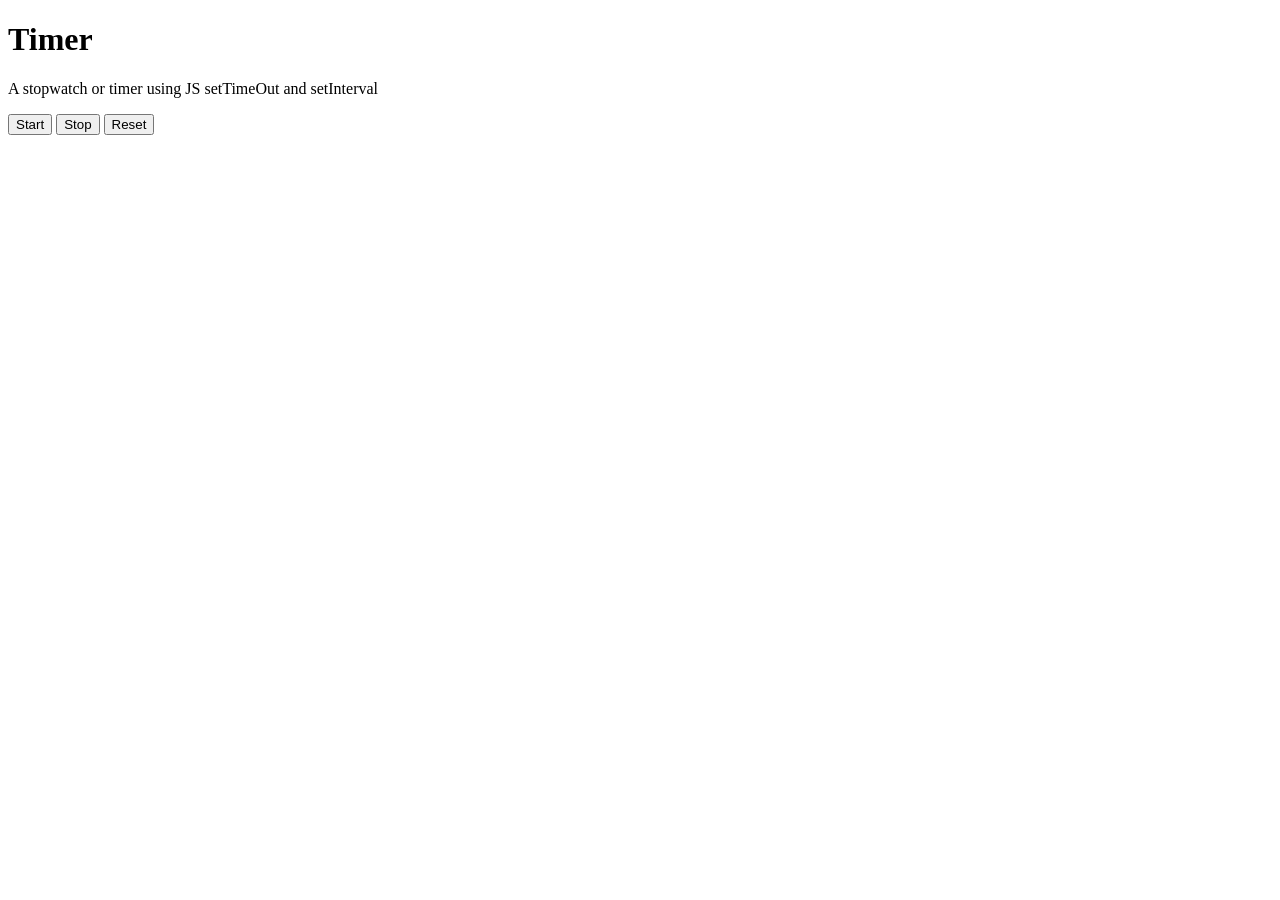
<file: Week-2/Practice Challenges/PC5/index.html>
<!DOCTYPE html>
<html lang="en">

<head>
    <meta charset="UTF-8">
    <meta name="viewport" content="width=device-width, initial-scale=1.0">
    <title>Timer</title>
</head>

<body>
    <h1>Timer</h1>
    <p>A stopwatch or timer using JS setTimeOut and setInterval</p>
    <div id="timer"></div>
    <button id="start">Start</button>
    <button id="stop">Stop</button>
    <button id="reset">Reset</button>

    <script>

        // Get the elements from the DOM
        let timer = document.getElementById("timer");
        let startBtn = document.getElementById("start");
        let stopBtn = document.getElementById("stop");
        let resetBtn = document.getElementById("reset");

        // Set the initial time to 0
        let time = 0;
        let intervalId = null;

        // Start the timer
        function startTimer() {
            intervalId = setInterval(() => {
                time++;
                timer.innerText = time;
            }, 1000);
        }

        // Stop the timer
        function stopTimer() {
            clearInterval(intervalId);
        }

        // Reset the timer
        function resetTimer() {
            time = 0;
            timer.innerText = time;
        }

        // Add event listeners to the buttons
        startBtn.addEventListener("click", startTimer);
        stopBtn.addEventListener("click", stopTimer);
        resetBtn.addEventListener("click", resetTimer);

    </script>
</body>

</html>
</file>
<file: JavaScript/style.css>
* {
    margin: 0;
    padding: 0;
    box-sizing: border-box;
}

body {
    font-family: 'Poppins', sans-serif;
    background-image: url("https://images.search.yahoo.com/search/images;_ylt=A2RTvNox3rxqIIgAGtOJzbkF;_ylu=Y29sbwNhcC1zb3V0aGVhc3QtMQRwb3MDNgR2dGlkAwRzZWMDc3I-?fr=mcafee&p=pic+of+sunflower&imgurl=https%3A%2F%2Fwallpapercave.com%2Fwp%2Fwp2375041.jpg")
}

header {
    display: flex;
    justify-content: center;
    align-items: center;
    flex-direction: column;
}

h2 {
    font-weight: bolder;
    color: brown;
}

p {
    color: orangered;
    text-decoration: wavy;
}

main {
    display: flex;
    justify-content: center;
    align-items: center;
    flex-direction: column;
    gap: 40px;
}

.weather-info{
    margin-top: 20px;
    padding: 20px;
    display: flex;
    justify-content: center;
    align-items: center;
    flex-direction: column;
    gap: 20px;
    width: 400px;
    height: 60px;
    outline: 2px rgb(0, 0, 0) solid;
    border-radius: 30px;
}

@keyframes myAnimation {
   0%   {background-color:rgb(253, 118, 118); left:0px; top:0px;}
  25%  {background-color:yellow; left:200px; top:0px;}
  50%  {background-color:rgb(112, 112, 241); left:200px; top:200px;}
  75%  {background-color:rgb(36, 199, 36); left:0px; top:200px;}
  100% {background-color:rgb(11, 61, 102); left:0px; top:0px;}
}
/* 
regular likhyn to esy
div {
  animation-name: myAnimation;
  animation-duration: 5s;
  animation-timing-function: linear;
  animation-delay: 2s;
  animation-iteration-count: infinite;
  animation-direction: alternate;
}
 shortHAnd
div{
    animation: animationNAme duration tFunction delay iterationCount direction fillMode playState;
    ADTDIDFP -> animation-name duration timing-function delay iteration-count direction fill-mode play-state;
} */

#city {
    
    color: white;
    font-weight: bold;
    background-color: lightblue;
    animation-name: myAnimation;
    animation-duration: 4s;
     animation-delay: 5s;
     animation-iteration-count: infinite;
     aniumation-direction: alternate;
     animation-fill-mode: forwards;
     /* animation-play-state: running; */
     /* animation-timing-function: cubic-bezier(0.25, 0.1, 0.25, 1); */
     animation-fill-mode: both;
}

#city:hover {
    color: white;
    background-color: brown;
}

#city:focus {
    color: white;
    background-color: brown;
}

#city:active {
    color: white;
    background-color: brown;
}

#temp {
    color: lightblue;
    background-color: brown;
    animation-name: myAnimation;
    animation-duration: 4s; 
}

/* Responsive styles */

@media (max-width: 768px) {
    header {
        padding: 20px;
        text-align: center;
    }

    h2 {
        font-size: 1.6rem;
    }

    p {
        font-size: 0.95rem;
    }

    main {
        gap: 25px;
        padding: 15px;
    }

    .weather-info {
        width: 90%;
        max-width: 400px;
        height: auto;
        min-height: 60px;
        padding: 18px;
        gap: 15px;
    }

    #city,
    #temp {
        max-width: 100%;
        font-size: 1rem;
    }
}


/* chalo responssive karna seekheyn 
sirf itna likhna ha ka
@media (max-width: jitni b zada sa zada device ki width ho jasa phone etc) { 
 yaha par ab responssive css likho accordingly (device width k hissab sa
} */

@media (max-width: 480px) {
    header {
        padding: 15px 10px;
    }

    h2 {
        font-size: 1.3rem;
    }

    p {
        font-size: 0.85rem;
    }

    main {
        gap: 20px;
        padding: 10px;
    }

    .weather-info {
        width: 95%;
        padding: 15px;
        gap: 12px;
        border-radius: 20px;
    }

    #city,
    #temp {
        width: 100%;
        font-size: 0.9rem;
    }
}

/* Simple animation */

/* chalo animation seekhyn or bmnayn  */

/* @keyframes myAnimation {
  from {background-color: red;}
  to {background-color: yellow;}
}

/* The element to apply the animation to */
/* div {
  width: 100px;
  height: 100px;
  background-color: red;
  animation-name: myAnimation;
  animation-duration: 4s;
} */



/* bs likho @keyframes animationName { from { property: value; } to { property: value; } }   */
</file>
<file: Week-1/Additional Practice/style.css>
* {
    padding: 0;
    margin: 0;
    box-sizing: border-box;
}

html {
    scroll-behavior: smooth;
}

body {
    font-family: "Inter", sans-serif;
    background: #08050d;
    color: white;
    overflow-x: hidden;
}


/* ================= HEADER ================= */

header {
    width: min(94%, 1400px);
    min-height: 5rem;

    margin: 1rem auto;

    padding: 0.8rem 1.5rem;

    display: flex;
    justify-content: space-between;
    align-items: center;

    gap: 2rem;

    position: relative;
    z-index: 100;

    border: 1px solid rgba(168, 85, 247, 0.35);

    border-radius: 1.5rem;

    background: rgba(15, 10, 22, 0.8);

    backdrop-filter: blur(15px);

    box-shadow:
        0 0 30px rgba(147, 51, 234, 0.08);
}


.logo h2,
.footer-logo h2 {
    font-size: clamp(1.3rem, 2vw, 1.7rem);
}

.logo h2 span,
.footer-logo h2 span {
    color: #a855f7;
}


header nav {
    display: flex;
    gap: clamp(0.8rem, 2vw, 1.8rem);
}

header nav a {
    color: #ddd;
    text-decoration: none;
    font-size: 0.9rem;
    position: relative;
    transition: 0.3s;
}


header nav a::after {
    content: "";

    position: absolute;

    left: 0;
    bottom: -0.4rem;

    width: 0;
    height: 2px;

    background: #a855f7;

    transition: 0.3s;
}


header nav a:hover {
    color: #c084fc;
}

header nav a:hover::after {
    width: 100%;
}


.search-box {
    display: flex;

    border: 1px solid rgba(168, 85, 247, 0.5);

    border-radius: 2rem;

    overflow: hidden;
}


.search-box input {
    width: 7rem;

    border: none;
    outline: none;

    padding: 0.7rem 0.9rem;

    color: white;
    background: transparent;
}


.search-box button {
    border: none;

    padding: 0 1rem;

    background: #9333ea;
    color: white;

    cursor: pointer;
}


.menu-btn {
    display: none;

    border: none;

    background: transparent;

    color: white;

    font-size: 1.4rem;
}


/* ================= HERO ================= */

.hero {
    min-height: 90dvh;

    width: min(90%, 1300px);

    margin: auto;

    display: grid;

    grid-template-columns:
        minmax(280px, 1fr)
        minmax(280px, 1fr);

    align-items: center;

    gap: 3rem;
}


.hero-content {
    position: relative;
}


.hero-tag {
    color: #c084fc;

    font-size: 0.8rem;

    letter-spacing: 0.15em;

    margin-bottom: 1rem;
}


.hero h1 {
    font-size: clamp(3rem, 7vw, 6rem);

    line-height: 0.95;

    max-width: 10ch;
}


.hero h1 span {
    color: #a855f7;

    position: relative;
}


.hero h1 span::after {
    content: "";

    position: absolute;

    left: 0;
    bottom: -0.3rem;

    width: 100%;
    height: 0.15rem;

    background: #c084fc;

    transform: skewX(-25deg);
}


.hero-description {
    color: #aaa;

    line-height: 1.7;

    max-width: 40rem;

    margin: 2rem 0;
}


.hero-buttons {
    display: flex;

    flex-wrap: wrap;

    gap: 1rem;
}


.primary-btn,
.secondary-btn {
    display: inline-flex;

    align-items: center;

    gap: 0.7rem;

    padding: 0.9rem 1.4rem;

    border-radius: 0.7rem;

    text-decoration: none;

    font-size: 0.9rem;

    transition: 0.3s;
}


.primary-btn {
    background: #9333ea;
    color: white;

    border: none;

    cursor: pointer;
}


.primary-btn:hover {
    background: #a855f7;

    transform: translateY(-3px);

    box-shadow:
        0 10px 30px rgba(147, 51, 234, 0.35);
}


.secondary-btn {
    color: white;

    border: 1px solid #6b21a8;
}


.secondary-btn:hover {
    background: #581c87;
}


/* ================= HERO VISUAL ================= */

.hero-visual {
    min-height: 30rem;

    position: relative;

    display: grid;

    place-items: center;

    perspective: 1000px;
}


.glow-circle {
    width: clamp(15rem, 30vw, 28rem);

    aspect-ratio: 1;

    border-radius: 50%;

    background:
        radial-gradient(
            circle,
            rgba(168, 85, 247, 0.3),
            transparent 65%
        );

    position: absolute;

    animation: pulse 4s infinite alternate;
}


.code-card {
    width: min(90%, 28rem);

    background: #100b17;

    border: 1px solid #6b21a8;

    border-radius: 1rem;

    padding: 1rem;

    position: relative;

    z-index: 2;

    transform: rotateY(-10deg) rotateX(5deg);

    box-shadow:
        -20px 20px 60px rgba(147, 51, 234, 0.2);

    animation: float 4s ease-in-out infinite;
}


.code-top {
    display: flex;

    gap: 0.5rem;

    margin-bottom: 2rem;
}


.code-top span {
    width: 0.7rem;
    height: 0.7rem;

    border-radius: 50%;

    background: #a855f7;
}


.code-content {
    font-family: monospace;

    line-height: 2;

    color: #ddd;
}


.code-content .purple {
    color: #c084fc;
}


.indent {
    padding-left: 2rem;

    color: #eee;
}


.floating-icon {
    position: absolute;

    width: 4rem;
    aspect-ratio: 1;

    display: grid;

    place-items: center;

    border-radius: 1rem;

    background: rgba(30, 20, 40, 0.9);

    border: 1px solid #6b21a8;

    color: #c084fc;

    font-size: 1.7rem;

    z-index: 3;
}


.icon-one {
    top: 15%;
    left: 8%;

    animation: float 3s infinite;
}


.icon-two {
    bottom: 15%;
    right: 8%;

    animation: float 4s infinite reverse;
}


.icon-three {
    top: 45%;
    right: 0;

    animation: float 3.5s infinite;
}


/* ================= STATS ================= */

.stats {
    width: min(90%, 1100px);

    margin: 2rem auto 6rem;

    display: grid;

    grid-template-columns:
        repeat(4, minmax(120px, 1fr));

    gap: 1rem;

    padding: 2rem;

    border: 1px solid rgba(168, 85, 247, 0.2);

    border-radius: 1.5rem;

    background: #100b17;
}


.stats div {
    text-align: center;
}


.stats strong {
    display: block;

    font-size: clamp(1.8rem, 4vw, 2.8rem);

    color: #c084fc;
}


.stats span {
    color: #888;

    font-size: 0.85rem;
}


/* ================= GENERAL SECTIONS ================= */

.section {
    width: min(90%, 1200px);

    margin: 8rem auto;
}


.section-heading {
    text-align: center;

    margin-bottom: 4rem;
}


.section-heading > p:first-child,
.small-title {
    color: #a855f7;

    font-size: 0.75rem;

    letter-spacing: 0.2em;

    margin-bottom: 0.8rem;
}


.section-heading h2,
.about-content h2,
.career h2 {
    font-size: clamp(2rem, 5vw, 3.8rem);

    margin-bottom: 1rem;
}


.section-heading h2 span,
.about-content h2 span,
.career h2 span {
    color: #a855f7;
}


.section-heading > p:last-child {
    color: #888;
}


/* ================= SERVICES ================= */

.service-grid {
    display: grid;

    grid-template-columns:
        repeat(auto-fit, minmax(240px, 1fr));

    gap: 1.5rem;
}


.service-card {
    position: relative;

    overflow: hidden;

    padding: 2rem;

    min-height: 18rem;

    border: 1px solid rgba(168, 85, 247, 0.2);

    border-radius: 1.2rem;

    background: #100b17;

    transition: 0.4s;
}


.service-card::before {
    content: "";

    position: absolute;

    width: 8rem;
    height: 8rem;

    top: -4rem;
    right: -4rem;

    background: #9333ea;

    border-radius: 50%;

    filter: blur(50px);

    opacity: 0;

    transition: 0.4s;
}


.service-card:hover {
    transform: translateY(-10px);

    border-color: #9333ea;
}


.service-card:hover::before {
    opacity: 0.5;
}


.service-icon {
    width: 3.5rem;
    aspect-ratio: 1;

    display: grid;

    place-items: center;

    border-radius: 0.8rem;

    background: rgba(147, 51, 234, 0.15);

    color: #c084fc;

    font-size: 1.4rem;

    margin-bottom: 2rem;
}


.service-card h3 {
    font-size: 1.2rem;

    margin-bottom: 1rem;
}


.service-card p {
    color: #999;

    line-height: 1.6;

    font-size: 0.9rem;
}


.service-card a {
    display: inline-flex;

    gap: 0.5rem;

    color: #c084fc;

    text-decoration: none;

    margin-top: 1.5rem;

    font-size: 0.85rem;
}


/* ================= FLIP CARDS ================= */

.flip-grid {
    display: grid;

    grid-template-columns:
        repeat(3, minmax(200px, 1fr));

    gap: 2rem;
}


.flip-card {
    height: 20rem;

    perspective: 1000px;
}


.flip-inner {
    width: 100%;
    height: 100%;

    position: relative;

    transform-style: preserve-3d;

    transition: transform 0.7s;
}


.flip-card:hover .flip-inner {
    transform: rotateY(180deg);
}


.flip-front,
.flip-back {
    position: absolute;

    width: 100%;
    height: 100%;

    backface-visibility: hidden;

    border-radius: 1rem;

    border: 1px solid #6b21a8;

    background: #100b17;

    display: flex;

    flex-direction: column;

    align-items: center;

    justify-content: center;

    text-align: center;

    padding: 2rem;
}


.flip-front i {
    font-size: 3rem;

    color: #a855f7;

    margin-bottom: 1.5rem;
}


.flip-front p,
.flip-back p {
    color: #888;

    margin-top: 0.7rem;

    line-height: 1.6;
}


.flip-back {
    transform: rotateY(180deg);

    background:
        linear-gradient(
            135deg,
            #3b0764,
            #100b17
        );
}


/* ================= ABOUT ================= */

.about {
    display: grid;

    grid-template-columns:
        minmax(250px, 1fr)
        minmax(250px, 1fr);

    gap: clamp(2rem, 7vw, 7rem);

    align-items: center;
}


.about-image {
    min-height: 25rem;

    display: grid;

    place-items: center;

    position: relative;

    border-radius: 2rem;

    background:
        radial-gradient(
            circle at center,
            #581c87,
            #100b17 60%
        );

    overflow: hidden;
}


.about-image::before,
.about-image::after {
    content: "";

    position: absolute;

    border: 1px solid #a855f7;

    border-radius: 50%;

    animation: rotate 10s linear infinite;
}


.about-image::before {
    width: 18rem;
    height: 18rem;
}


.about-image::after {
    width: 25rem;
    height: 25rem;

    animation-direction: reverse;
}


.about-box {
    width: 15rem;

    padding: 2rem;

    text-align: center;

    background: rgba(15, 10, 22, 0.9);

    border: 1px solid #a855f7;

    border-radius: 1rem;

    position: relative;

    z-index: 2;
}


.about-box i {
    font-size: 3rem;

    color: #c084fc;

    margin-bottom: 1rem;
}


.about-box p,
.about-content > p {
    color: #999;

    line-height: 1.8;

    margin-bottom: 1.5rem;
}


/* ================= 3D CAROUSEL ================= */

.carousel {
    min-height: 25rem;

    display: flex;

    justify-content: center;

    align-items: center;

    gap: 2rem;

    perspective: 1200px;
}


.project-card {
    width: min(30vw, 20rem);

    min-width: 15rem;

    min-height: 20rem;

    padding: 2rem;

    border-radius: 1.5rem;

    border: 1px solid #6b21a8;

    background:
        linear-gradient(
            145deg,
            #21102f,
            #0d0812
        );

    display: flex;

    flex-direction: column;

    justify-content: flex-end;

    position: relative;

    transform-style: preserve-3d;

    transition: 0.5s;
}


.project-card:hover {
    transform:
        translateY(-15px)
        rotateY(0deg)
        translateZ(40px);
}


.project-one {
    transform: rotateY(25deg) scale(0.9);
}


.project-two {
    transform: translateZ(40px);
}


.project-three {
    transform: rotateY(-25deg) scale(0.9);
}


.project-icon {
    font-size: 3rem;

    color: #c084fc;

    margin-bottom: auto;
}


.project-card p {
    color: #888;

    margin-top: 0.5rem;
}


.project-card span {
    position: absolute;

    top: 1.5rem;
    right: 1.5rem;

    color: #a855f7;

    font-size: 0.8rem;
}


/* ================= TEAM ================= */

.team-grid {
    display: grid;

    grid-template-columns:
        repeat(auto-fit, minmax(220px, 1fr));

    gap: 2rem;
}


.team-card {
    padding: 2rem;

    text-align: center;

    border: 1px solid rgba(168, 85, 247, 0.25);

    border-radius: 1.2rem;

    background: #100b17;

    transition: 0.4s;
}


.team-card:hover {
    transform: translateY(-8px);

    border-color: #a855f7;
}


.team-avatar {
    width: 7rem;

    aspect-ratio: 1;

    margin: 0 auto 1.5rem;

    display: grid;

    place-items: center;

    border-radius: 50%;

    background:
        linear-gradient(
            135deg,
            #7e22ce,
            #c084fc
        );

    font-size: 2rem;
}


.team-card p {
    color: #888;

    margin: 0.5rem 0 1.5rem;
}


.socials {
    display: flex;

    justify-content: center;

    gap: 0.8rem;
}


.socials a {
    color: #aaa;

    transition: 0.3s;
}


.socials a:hover {
    color: #c084fc;

    transform: translateY(-3px);
}


/* ================= CAREER ================= */

.career {
    padding: clamp(2rem, 5vw, 5rem);

    border-radius: 2rem;

    background:
        linear-gradient(
            135deg,
            #3b0764,
            #100b17
        );

    display: flex;

    justify-content: space-between;

    align-items: center;

    gap: 2rem;

    position: relative;

    overflow: hidden;
}


.career::after {
    content: "";

    position: absolute;

    width: 20rem;
    height: 20rem;

    right: -10rem;
    bottom: -10rem;

    border-radius: 50%;

    background: #a855f7;

    filter: blur(100px);

    opacity: 0.2;
}


.career p:not(.small-title) {
    color: #aaa;

    max-width: 40rem;

    line-height: 1.6;
}


/* ================= CONTACT ================= */

.contact form {
    width: min(100%, 800px);

    margin: auto;

    display: grid;

    gap: 1rem;
}


.input-group {
    display: grid;

    grid-template-columns:
        repeat(2, 1fr);

    gap: 1rem;
}


.contact input,
.contact textarea {
    width: 100%;

    border: 1px solid rgba(168, 85, 247, 0.3);

    outline: none;

    background: #100b17;

    color: white;

    padding: 1rem;

    border-radius: 0.7rem;

    font-family: inherit;

    resize: vertical;
}


.contact input:focus,
.contact textarea:focus {
    border-color: #a855f7;

    box-shadow:
        0 0 20px rgba(168, 85, 247, 0.1);
}


.contact form button {
    justify-self: start;
}


/* ================= FOOTER ================= */

footer {
    padding: 4rem 5% 2rem;

    border-top: 1px solid rgba(168, 85, 247, 0.2);

    display: grid;

    grid-template-columns:
        2fr 1fr 1fr;

    gap: 2rem;
}


.footer-logo p {
    color: #777;

    margin-top: 1rem;
}


.footer-links {
    display: flex;

    flex-direction: column;

    gap: 0.7rem;
}


.footer-links a {
    color: #888;

    text-decoration: none;
}


.footer-links a:hover {
    color: #c084fc;
}


.footer-socials {
    display: flex;

    gap: 1rem;
}


.footer-socials a {
    color: #888;

    font-size: 1.2rem;
}


.footer-socials a:hover {
    color: #c084fc;
}


.copyright {
    grid-column: 1 / -1;

    text-align: center;

    color: #555;

    font-size: 0.8rem;

    padding-top: 2rem;

    border-top: 1px solid #21172a;
}


/* ================= ANIMATIONS ================= */

@keyframes float {

    0%,
    100% {
        transform: translateY(0);
    }

    50% {
        transform: translateY(-15px);
    }
}


@keyframes pulse {

    from {
        transform: scale(0.9);

        opacity: 0.5;
    }

    to {
        transform: scale(1.1);

        opacity: 1;
    }
}


@keyframes rotate {

    from {
        transform: rotate(0deg);
    }

    to {
        transform: rotate(360deg);
    }
}


/* ================= TABLET ================= */

@media (max-width: 900px) {

    header nav {
        display: none;
    }

    header {
        justify-content: space-between;
    }

    .menu-btn {
        display: block;
    }


    .hero {
        grid-template-columns: 1fr;

        text-align: center;

        padding-top: 3rem;
    }


    .hero h1 {
        margin: auto;
    }


    .hero-description {
        margin-inline: auto;
    }


    .hero-buttons {
        justify-content: center;
    }


    .hero-visual {
        min-height: 25rem;
    }


    .flip-grid {
        grid-template-columns:
            repeat(2, 1fr);
    }


    .about {
        grid-template-columns: 1fr;
    }


    .about-image {
        min-height: 20rem;
    }


    .carousel {
        flex-wrap: wrap;
    }


    .project-one,
    .project-three {
        transform: none;
    }


    .project-two {
        transform: none;
    }


    .career {
        flex-direction: column;

        align-items: flex-start;
    }

}


/* ================= MOBILE ================= */

@media (max-width: 600px) {

    header {
        min-height: 4rem;

        padding: 0.7rem 1rem;
    }


    .search-box {
        display: none;
    }


    .hero {
        min-height: auto;

        padding-top: 4rem;
    }


    .hero h1 {
        font-size: clamp(2.8rem, 15vw, 4rem);
    }


    .hero-visual {
        min-height: 22rem;
    }


    .floating-icon {
        width: 3rem;
    }


    .stats {
        grid-template-columns:
            repeat(2, 1fr);

        padding: 1.5rem;
    }


    .section {
        margin: 5rem auto;
    }


    .flip-grid {
        grid-template-columns: 1fr;
    }


    .flip-card {
        height: 18rem;
    }


    .carousel {
        flex-direction: column;
    }


    .project-card {
        width: 100%;

        max-width: 20rem;
    }


    .input-group {
        grid-template-columns: 1fr;
    }


    footer {
        grid-template-columns: 1fr;
    }


    .copyright {
        grid-column: auto;
    }

}


/* ================= REDUCED MOTION ================= */

@media (prefers-reduced-motion: reduce) {

    *,
    *::before,
    *::after {
        animation-duration: 0.01ms !important;

        animation-iteration-count: 1 !important;

        scroll-behavior: auto !important;

        transition-duration: 0.01ms !important;
    }

}@media (max-width: 900px) {

    header nav.show {
        display: flex;

        position: absolute;

        top: 5rem;
        left: 0;

        width: 100%;

        padding: 1.5rem;

        flex-direction: column;

        background: #100b17;

        border: 1px solid #6b21a8;

        border-radius: 1rem;
    }

}
</file>
<file: Week-2/Practice Challenges/allInOne/style.css>
@import url('https://fonts.googleapis.com/css2?family=Outfit:wght@300;400;500;600;700;800&family=Plus+Jakarta+Sans:wght@400;500;600;700&display=swap');

:root {
    --primary: #d97706;
    --primary-hover: #b45309;
    --primary-light: #fef3c7;
    --accent: #ea580c;
    --bg-main: #fffcf8;
    --bg-card: rgba(255, 255, 255, 0.85);
    --bg-section: #fef8f3;
    --text-dark: #1e293b;
    --text-muted: #64748b;
    --border-color: #f3d5b5;
    --radius-sm: 8px;
    --radius-md: 14px;
    --radius-lg: 24px;
    --shadow-sm: 0 2px 8px rgba(217, 119, 6, 0.08);
    --shadow-md: 0 10px 25px -5px rgba(217, 119, 6, 0.12), 0 8px 10px -6px rgba(0, 0, 0, 0.04);
    --shadow-lg: 0 20px 35px -10px rgba(194, 65, 12, 0.18);
    --font-heading: 'Outfit', sans-serif;
    --font-body: 'Plus Jakarta Sans', sans-serif;
}

* {
    margin: 0;
    padding: 0;
    box-sizing: border-box;
}

html {
    scroll-behavior: smooth;
}

body {
    font-family: var(--font-body);
    background-color: var(--bg-main);
    color: var(--text-dark);
    line-height: 1.6;
    overflow-x: hidden;
    min-height: 100vh;
}

/* ================== Navbar CSS ======================== */

#navbar {
    max-width: 1200px;
    margin: 15px auto 30px;
    padding: 12px 28px;
    width: calc(100% - 30px);

    display: flex;
    justify-content: space-between;
    align-items: center;

    gap: 20px;

    position: sticky;
    top: 15px;
    z-index: 1000;
    background: rgba(217, 119, 6, 0.92);
    backdrop-filter: blur(12px);
    -webkit-backdrop-filter: blur(12px);

    border-radius: var(--radius-lg);
    border: 1px solid rgba(255, 255, 255, 0.3);

    box-shadow: var(--shadow-md);
    transition: all 0.3s ease;
}

/* ================== Navbar Heading ======================== */

#navHeading {
    cursor: pointer;
    padding: 6px 12px;
    color: #ffffff;
    font-family: var(--font-heading);
    font-size: 24px;
    font-weight: 800;
    letter-spacing: -0.5px;
    text-shadow: 0 2px 4px rgba(0, 0, 0, 0.15);
    border-radius: var(--radius-sm);
    transition: all 0.25s ease;
}

#navHeading:hover {
    color: #fef08a;
    transform: translateY(-2px);
}

/* ================== Navigation List ======================== */

#navList {
    display: flex;
    justify-content: center;
    align-items: center;
    gap: 8px;
    list-style: none;
}

#navList li,
#navList .nav-link {
    list-style: none;
}

#navList a {
    display: block;
    padding: 8px 16px;
    border-radius: var(--radius-md);
    color: #ffffff;
    text-decoration: none;
    font-size: 15px;
    font-weight: 600;
    transition: all 0.25s ease;
}

#navList a:hover {
    color: #ffffff;
    background: rgba(255, 255, 255, 0.2);
    transform: translateY(-2px);
}

/* ================== Theme Select & Controls ======================== */

#themeSelector {
    display: flex;
    justify-content: center;
    align-items: center;
    gap: 12px;
}

#themeSelect {
    padding: 8px 14px;
    border: 1px solid rgba(255, 255, 255, 0.4);
    border-radius: var(--radius-md);
    outline: none;
    background: rgba(255, 255, 255, 0.95);
    color: var(--accent);
    font-family: var(--font-body);
    font-size: 14px;
    font-weight: 700;
    cursor: pointer;
    transition: all 0.25s ease;
    box-shadow: var(--shadow-sm);
}

#themeSelect:hover {
    background: #ffffff;
    transform: scale(1.04);
}

#themeSelect:focus {
    box-shadow: 0 0 0 3px rgba(254, 240, 138, 0.6);
}

#favColor {
    width: 36px;
    height: 36px;
    padding: 2px;
    border: 2px solid rgba(255, 255, 255, 0.8);
    border-radius: 50%;
    background: transparent;
    cursor: pointer;
    transition: transform 0.25s ease;
    box-shadow: var(--shadow-sm);
}

#favColor:hover {
    transform: scale(1.15) rotate(15deg);
}

#navbar #lights {
    display: flex;
    align-items: center;
    gap: 8px;
    padding: 4px 8px;
    background: rgba(0, 0, 0, 0.15);
    border-radius: 20px;
}

#navbar .bulb,
#navbar #lights span {
    height: 12px;
    width: 12px;
    border-radius: 50%;
    display: inline-block;
    animation: bulbGlow 2s infinite ease-in-out;
}

#navbar .bulb:nth-child(2) {
    animation-delay: 0.4s;
}

#navbar .bulb:nth-child(3) {
    animation-delay: 0.8s;
}

@keyframes bulbGlow {
    0%, 100% {
        background-color: #ef4444;
        box-shadow: 0 0 8px #ef4444;
    }
    33% {
        background-color: #eab308;
        box-shadow: 0 0 8px #eab308;
    }
    66% {
        background-color: #22c55e;
        box-shadow: 0 0 8px #22c55e;
    }
}

/* ================= Hero / Header Section ================= */

header {
    max-width: 1000px;
    margin: 40px auto 20px;
    text-align: center;
    padding: 0 20px;
}

header h2 {
    font-family: var(--font-heading);
    font-size: 52px;
    font-weight: 800;
    color: var(--text-dark);
    letter-spacing: -1px;
}

#headerContent {
    background: linear-gradient(135deg, #ea580c 0%, #d97706 100%);
    -webkit-background-clip: text;
    -webkit-text-fill-color: transparent;
}

/* ================= Main Task Checklist ================= */

main {
    max-width: 850px;
    margin: 30px auto 60px;
    padding: 30px;
    background: var(--bg-card);
    border: 1px solid var(--border-color);
    border-radius: var(--radius-lg);
    box-shadow: var(--shadow-md);
    display: flex;
    flex-direction: column;
    gap: 16px;
}

main .main-item,
main #main {
    display: flex;
    align-items: center;
    gap: 16px;
    padding: 16px 20px;
    background: #ffffff;
    border-radius: var(--radius-md);
    border: 1px solid #fed7aa;
    transition: all 0.25s ease;
    box-shadow: 0 2px 4px rgba(0, 0, 0, 0.02);
}

main .main-item:hover,
main #main:hover {
    transform: translateX(6px);
    border-color: var(--primary);
    box-shadow: var(--shadow-sm);
}

main input[type="checkbox"] {
    appearance: none;
    -webkit-appearance: none;
    width: 22px;
    height: 22px;
    border: 2px solid var(--primary);
    border-radius: 6px;
    outline: none;
    cursor: pointer;
    display: grid;
    place-content: center;
    transition: all 0.2s ease;
}

main input[type="checkbox"]::before {
    content: "✓";
    font-size: 14px;
    font-weight: bold;
    color: white;
    transform: scale(0);
    transition: transform 0.2s ease;
}

main input[type="checkbox"]:checked {
    background-color: var(--primary);
}

main input[type="checkbox"]:checked::before {
    transform: scale(1);
}

main h3 {
    font-size: 18px;
    font-weight: 600;
    color: var(--text-dark);
}

/* ================= Password Toggle Section ================= */

#passwordToogle {
    background: linear-gradient(180deg, var(--bg-main) 0%, var(--bg-section) 100%);
    padding: 80px 20px;
    min-height: 80vh;
    display: flex;
    flex-direction: column;
    justify-content: center;
    align-items: center;
    border-top: 1px solid var(--border-color);
}

#pswdContainer {
    background: #ffffff;
    padding: 40px;
    border-radius: var(--radius-lg);
    box-shadow: var(--shadow-lg);
    border: 1px solid #fed7aa;
    display: flex;
    flex-direction: column;
    align-items: center;
    gap: 20px;
    max-width: 550px;
    width: 100%;
}

#pswdLabel {
    font-family: var(--font-heading);
    font-size: 28px;
    font-weight: 700;
    color: var(--accent);
    text-align: center;
}

#pswdInput {
    height: 56px;
    width: 100%;
    border: 2px solid #fdba74;
    border-radius: var(--radius-md);
    display: flex;
    justify-content: space-between;
    align-items: center;
    padding: 0 16px;
    background: #fff8f1;
    transition: all 0.25s ease;
}

#pswdInput:focus-within {
    border-color: var(--accent);
    box-shadow: 0 0 0 3px rgba(234, 88, 12, 0.2);
    background: #ffffff;
}

#pswd {
    font-size: 18px;
    background: transparent;
    height: 100%;
    width: 100%;
    outline: none;
    border: none;
    font-weight: 600;
    color: var(--text-dark);
}

#tooglePswd {
    cursor: pointer;
    background: transparent;
    border: none;
    display: flex;
    align-items: center;
    justify-content: center;
    padding: 6px;
    border-radius: 50%;
    transition: background 0.2s ease;
}

#tooglePswd:hover {
    background: rgba(234, 88, 12, 0.1);
}

#toogleIcon {
    width: 22px;
    height: 22px;
}

#pswdBtn {
    margin-top: 10px;
    cursor: pointer;
    background: linear-gradient(135deg, var(--accent) 0%, var(--primary) 100%);
    height: 52px;
    width: 100%;
    border: none;
    border-radius: var(--radius-md);
    color: #ffffff;
    font-size: 16px;
    font-weight: 700;
    box-shadow: var(--shadow-md);
    display: flex;
    align-items: center;
    justify-content: center;
    gap: 10px;
    transition: all 0.25s ease;
}

#pswdBtn:hover {
    transform: translateY(-2px);
    box-shadow: 0 12px 20px -5px rgba(234, 88, 12, 0.35);
}

/* Magic Popup Dynamic Container */
#popup {
    font-family: var(--font-body);
    font-size: 20px !important;
    font-weight: 600;
    text-align: center;
    max-width: 600px;
    width: 90% !important;
    height: auto !important;
    background: #ffffff !important;
    border: 2px solid var(--accent) !important;
    border-radius: var(--radius-lg) !important;
    color: var(--accent) !important;
    padding: 30px !important;
    box-shadow: var(--shadow-lg) !important;
    animation: popupFade 0.3s ease-out;
}

@keyframes popupFade {
    from {
        opacity: 0;
        transform: scale(0.9);
    }
    to {
        opacity: 1;
        transform: scale(1);
    }
}

/* ================= Card Task Manager Section ================= */

#cardsection {
    background: var(--bg-main);
    padding: 80px 20px;
    min-height: 90vh;
    display: flex;
    flex-direction: column;
    align-items: center;
    gap: 30px;
    border-top: 1px solid var(--border-color);
}

#searchBox {
    width: 100%;
    max-width: 450px;
    display: flex;
    align-items: center;
    background: #ffffff;
    border: 2px solid #fdba74;
    border-radius: 30px;
    padding: 6px 18px;
    box-shadow: var(--shadow-sm);
    transition: all 0.25s ease;
}

#searchBox:focus-within {
    border-color: var(--accent);
    box-shadow: 0 0 0 3px rgba(234, 88, 12, 0.15);
}

#search {
    color: var(--text-dark);
    background: transparent;
    border: none;
    outline: none;
    padding: 8px 10px;
    font-size: 16px;
    width: 100%;
}

#searchBtn {
    background: transparent;
    border: none;
    cursor: pointer;
    display: flex;
    align-items: center;
    padding: 4px;
}

#searchIcon {
    height: 22px;
    width: 22px;
}

#cards {
    display: flex;
    flex-wrap: wrap;
    gap: 24px;
    justify-content: center;
    align-items: stretch;
    width: 100%;
    max-width: 1100px;
    min-height: 100px;
}

/* Individual Dynamically Created Cards */
#cards > div {
    background: #ffffff;
    border: 1px solid #fed7aa;
    border-radius: var(--radius-lg) !important;
    padding: 24px !important;
    box-shadow: var(--shadow-md);
    transition: all 0.3s ease;
    overflow: hidden;
    position: relative;
}

#cards > div:hover {
    transform: translateY(-6px);
    box-shadow: var(--shadow-lg);
    border-color: var(--accent);
}

#cards > div h2 {
    font-family: var(--font-heading);
    font-size: 22px;
    color: var(--text-dark);
    margin-bottom: 8px;
    text-shadow: 0 1px 2px rgba(255, 255, 255, 0.8);
}

#cards > div p {
    font-size: 15px;
    color: var(--text-muted);
    flex-grow: 1;
    margin-bottom: 16px;
}

#cards > div button {
    margin-top: auto !important;
    background: #ef4444 !important;
    color: #ffffff !important;
    height: 42px !important;
    width: 100% !important;
    border-radius: var(--radius-md) !important;
    font-weight: 700 !important;
    font-size: 14px !important;
    border: none !important;
    box-shadow: 0 4px 10px rgba(239, 68, 68, 0.25) !important;
    transition: all 0.2s ease !important;
}

#cards > div button:hover {
    background: #dc2626 !important;
    transform: translateY(-1px) !important;
}

#addCard {
    cursor: pointer;
    font-weight: 700;
    font-size: 16px;
    color: #ffffff;
    background: linear-gradient(135deg, var(--primary) 0%, var(--accent) 100%);
    padding: 14px 32px;
    border-radius: 30px;
    outline: none;
    border: none;
    box-shadow: var(--shadow-md);
    transition: all 0.25s ease;
}

#addCard:hover {
    transform: translateY(-3px);
    box-shadow: 0 10px 20px -5px rgba(217, 119, 6, 0.4);
}

/* Card Input Form / Popup */
#cardInputPopup {
    max-width: 500px;
    width: 100%;
    margin: 20px auto;
    background: #ffffff;
    padding: 30px;
    border-radius: var(--radius-lg);
    box-shadow: var(--shadow-lg);
    border: 1px solid #fed7aa;
}

#feildsetCardInput {
    display: flex;
    flex-direction: column;
    gap: 14px;
    border: 1px solid #fed7aa;
    border-radius: var(--radius-md);
    padding: 24px;
    outline: none;
}

#feildsetCardInput legend {
    font-family: var(--font-heading);
    font-size: 20px;
    font-weight: 700;
    color: var(--accent);
    padding: 0 10px;
}

#feildsetCardInput label {
    font-size: 14px;
    font-weight: 600;
    color: var(--text-dark);
}

#feildsetCardInput input {
    color: var(--text-dark);
    border: 1.5px solid #fdba74;
    border-radius: var(--radius-sm);
    padding: 10px 14px;
    font-size: 15px;
    outline: none;
    width: 100% !important;
    height: auto !important;
    transition: border-color 0.2s ease;
}

#feildsetCardInput input:focus {
    border-color: var(--accent);
    box-shadow: 0 0 0 3px rgba(234, 88, 12, 0.15);
}

#finalAddCard {
    cursor: pointer;
    font-weight: 700;
    font-size: 15px;
    color: #ffffff;
    background: var(--accent);
    height: 46px !important;
    width: 100% !important;
    border-radius: var(--radius-md) !important;
    outline: none;
    border: none;
    margin-top: 10px;
    box-shadow: var(--shadow-sm);
    transition: all 0.25s ease;
}

#finalAddCard:hover {
    background: #c2410c;
    transform: translateY(-2px);
}

/* Responsive Styles */
@media (max-width: 768px) {
    #navbar {
        flex-direction: column;
        height: auto;
        padding: 16px;
    }
    
    header h2 {
        font-size: 36px;
    }
    
    main {
        padding: 16px;
    }
    
    #pswdContainer {
        padding: 24px;
    }
}
</file>
